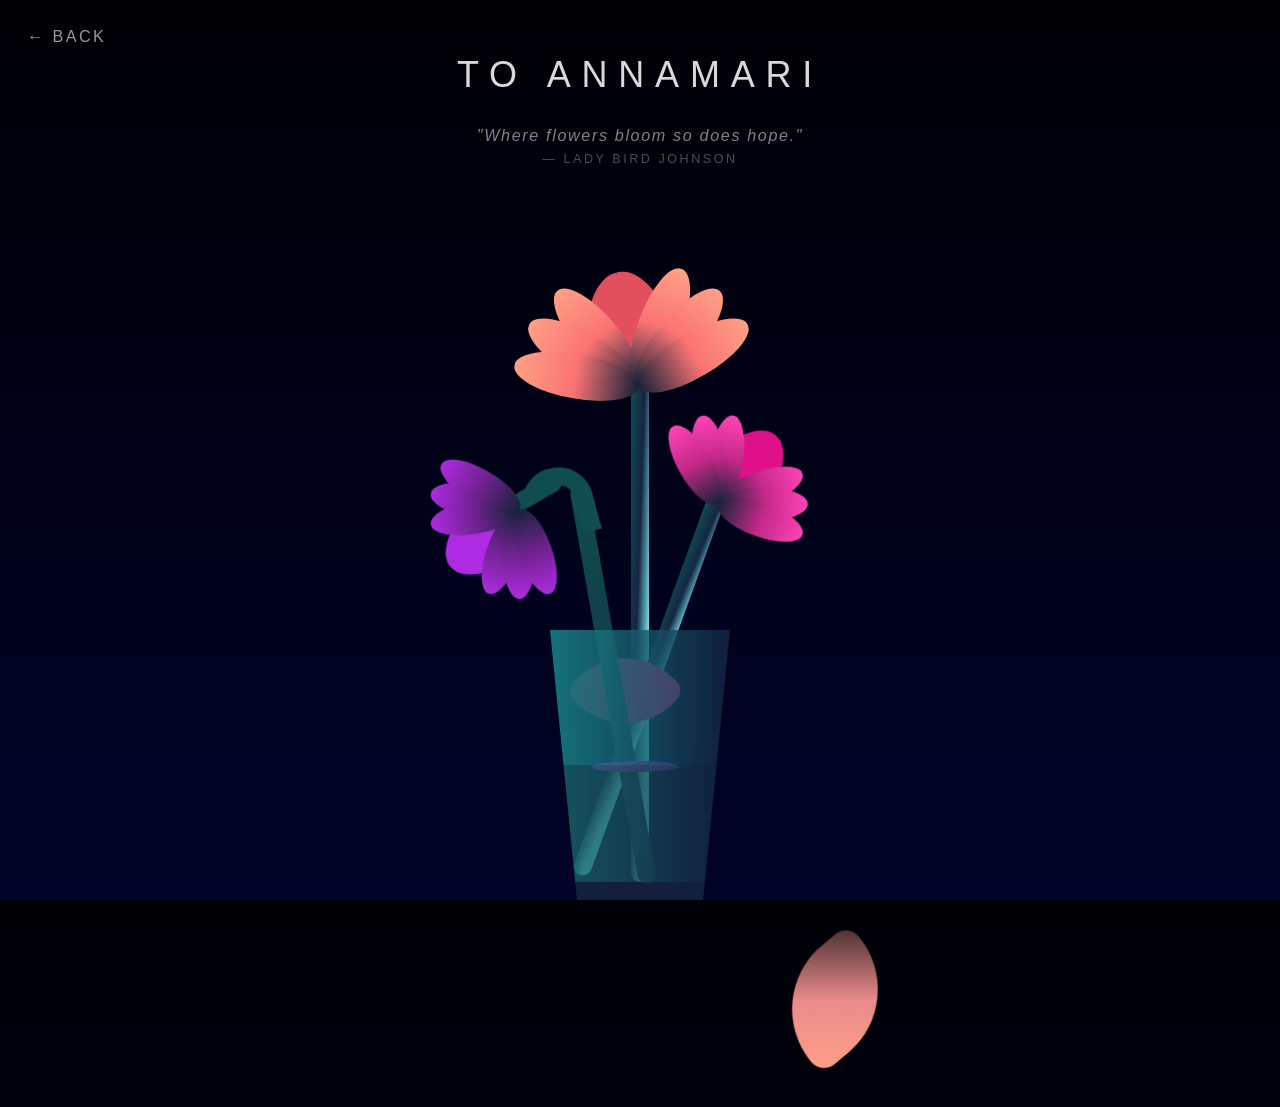
<file: panels/1.html>
<!DOCTYPE html>
<html lang="en">
<head>
  <meta charset="UTF-8">
  <meta name="viewport" content="width=device-width, initial-scale=1.0">
  <title>First Day</title>
  <style>
    * {
      padding: 0;
      margin: 0;
      box-sizing: border-box;
    }
    :root {
      --color-bg: linear-gradient(to top, #010329, #000005);
      --color-glass: linear-gradient(to left, #142544, #1a9092);
      --color-water: linear-gradient(to left, #142544, #1b6d6e);
    }
    body {
      background-image: var(--color-bg);
      min-height: 100vh;
      display: flex;
      justify-content: center;
      align-items: flex-end;
      overflow: hidden;
      font-family: "Helvetica Neue", Arial, sans-serif;
    }
    .heading {
      position: fixed;
      top: 6vmin;
      left: 50%;
      transform: translateX(-50%);
      color: rgba(255, 255, 255, 0.85);
      font-size: 4vmin;
      font-weight: 300;
      letter-spacing: 0.3em;
      text-transform: uppercase;
      opacity: 0;
      animation: fade-in 2s 0.5s forwards;
      z-index: 10;
    }
    .quote {
      position: fixed;
      top: 14vmin;
      left: 50%;
      transform: translateX(-50%);
      text-align: center;
      white-space: nowrap;
      color: rgba(255, 255, 255, 0.5);
      font-size: 1.8vmin;
      font-weight: 300;
      font-style: italic;
      letter-spacing: 0.1em;
      opacity: 0;
      animation: fade-in 2s 3s forwards;
      z-index: 10;
    }
    .quote span {
      display: block;
      margin-top: 0.8vmin;
      font-style: normal;
      font-size: 1.4vmin;
      letter-spacing: 0.2em;
      text-transform: uppercase;
      color: rgba(255, 255, 255, 0.3);
    }
    @keyframes fade-in {
      to { opacity: 1; }
    }
    .flower {
      position: relative;
    }
    .flower__glass {
      width: 20vmin;
      height: 30vmin;
      background-image: var(--color-glass);
      clip-path: polygon(0 0, 100% 0, 85% 100%, 15% 100%);
      opacity: 0.8;
      position: relative;
    }
    .flower__glass::after {
      content: "";
      position: absolute;
      bottom: 0;
      left: 0;
      background-color: #182843;
      width: 100%;
      height: 2vmin;
    }
    .flower__glass::before {
      content: "";
      position: absolute;
      bottom: 0;
      left: 0;
      background-image: var(--color-water);
      width: 100%;
      height: 15vmin;
    }
    .f-wrapper {
      position: absolute;
      left: 45%;
      bottom: 2vmin;
    }
    .f-wrapper--2 {
      left: 50%;
      bottom: 5%;
      transform-origin: 10% left;
      transform: rotate(20deg);
    }
    .f-wrapper--3 {
      left: 30%;
      bottom: 5%;
      transform-origin: 10% left;
      transform: rotate(-10deg);
    }
    .f-wrapper--3 .flower__line {
      height: 45vmin;
      position: relative;
    }
    .f-wrapper--3 .flower__line::after {
      content: "";
      position: absolute;
      left: 0;
      top: 0;
      width: 6vmin;
      height: 6vmin;
      transform: translate(-69%, -30%) rotate(-5deg);
      border-radius: 10vmin 10vmin 0 0;
      border: 2vmin solid #104d4e;
      border-bottom: transparent;
      border-left: transparent;
    }
    .f-wrapper--3 .flower__line::before {
      content: "";
      position: absolute;
      left: -40%;
      top: -1%;
      width: 6vmin;
      height: 2vmin;
      transform-origin: right;
      transform: translate(-100%, -80%) rotate(-20deg);
      background-color: #104d4e;
      border-radius: 2vmin;
    }
    .f-wrapper--3 .flower__line {
      background-image: linear-gradient(to top, #142544, #104d4e);
    }
    .f-wrapper--2 .flower__line {
      height: 45vmin;
    }
    .f-wrapper--2 .f {
      transform: translateX(-50%) rotate(20deg);
    }
    .f-wrapper--3 .f {
      transform: translate(-350%, -50%) rotate(-120deg);
    }
    .f-wrapper--2 .flower__leaf:not(:first-child) {
      width: 3.8vmin;
      height: 10vmin;
      background-image: linear-gradient(to bottom, #ff43b6, #c22887, #1a233a 99%);
    }
    .f-wrapper--3 .flower__leaf:not(:first-child) {
      width: 3.8vmin;
      height: 10vmin;
      background-image: linear-gradient(to bottom, #ad2be0, #712291, #1a233a 99%);
    }
    .f-wrapper--3 .flower__leaf--1 {
      width: 8vmin;
      height: 10vmin;
      bottom: 2vmin;
      background-color: #ad2be0;
    }
    .f-wrapper--2 .flower__leaf--1 {
      width: 8vmin;
      height: 10vmin;
      bottom: 2vmin;
      background-color: #de118b;
    }
    .f-wrapper--2 .f .flower__leaf--8 {
      width: 10vmin;
      height: 9vmin;
      bottom: 3vmin;
      left: -30%;
      transform: rotate(-50deg);
      background-image: linear-gradient(to left bottom, #ff43b6, #4d1337);
    }
    .f-wrapper--3 .f .flower__leaf--8 {
      width: 10vmin;
      height: 9vmin;
      left: -10% !important;
      background-image: linear-gradient(to left bottom, #ad2be0, #712291);
    }
    .flower__line {
      width: 2vmin;
      height: 56vmin;
      background-image: linear-gradient(to left top, #82fdff 20%, #142544, #104d4e);
      border-radius: 4vmin;
    }
    .f {
      position: absolute;
      top: 1vmin;
      left: 50%;
      transform: translateX(-50%) rotate(-10deg);
      width: 2vmin;
      height: 2vmin;
    }
    .flower__leaf {
      position: absolute;
      left: 50%;
      bottom: 2vmin;
      transform: translateX(-50%);
      width: 5vmin;
      height: 14vmin;
      background-image: linear-gradient(to bottom, #ffa085, #fa7373, #1a233a 99%);
      clip-path: ellipse(50% 50% at 50% 50%);
      transform-origin: center bottom;
      animation: open-flower 2s 1s backwards;
    }
    .flower__leaf--1 {
      width: 10vmin;
      height: 12vmin;
      bottom: 3vmin;
      border-radius: 50% 50% 50% 50% / 80% 80% 20% 20%;
      background-color: #e24f5f;
      background-image: none;
      animation: open-flower--middle 1.4s 1s backwards;
    }
    .flower__leaf--2 {
      transform: translateX(-50%) rotate(-30deg);
    }
    .flower__leaf--3 {
      transform: translateX(-50%) rotate(-50deg);
    }
    .flower__leaf--4 {
      transform: translateX(-50%) rotate(-70deg);
    }
    .flower__leaf--5 {
      transform: translateX(-50%) rotate(30deg);
    }
    .flower__leaf--6 {
      transform: translateX(-50%) rotate(50deg);
    }
    .flower__leaf--7 {
      transform: translateX(-50%) rotate(70deg);
    }
    .flower__leaf--8 {
      width: 13vmin;
      height: 11vmin;
      bottom: 6vmin;
      left: -30%;
      border-radius: none;
      clip-path: none;
      border-radius: 10vmin 2vmin 10vmin 2vmin;
      transform: rotate(-55deg);
      background-image: linear-gradient(to left bottom, #ffa085, #eb8b8b, #492f2f 98%);
    }
    .flower__fall-down--yellow {
      animation: flower-fall-down-yellow 8s 1.2s linear forwards;
    }
    .flower__fall-down--pink {
      animation: flower-fall-down-pink 5s 1.2s linear forwards;
    }
    .flower__fall-down--purple {
      bottom: 4vmin;
      animation: flower-fall-down-purple 6s 1.2s linear forwards,
        flower-falling 6s 7.2s linear infinite;
    }
    @keyframes open-flower {
      0% {
        transform: translateX(-50%) rotate(0);
      }
    }
    @keyframes open-flower--middle {
      0% {
        opacity: 0;
        transform: translateX(-50%) scale(0);
      }
    }
    @keyframes flower-fall-down-pink {
      0% {
        transform: rotate(-55deg);
      }
      50% {
        transform: rotateX(-100deg);
      }
      100% {
        transform: translate(2vmin, 28vmin);
      }
    }
    @keyframes flower-fall-down-yellow {
      0% {
        transform: rotate(-55deg);
      }
      50% {
        bottom: 3vmin;
        transform: rotateX(-100deg);
      }
      100% {
        transform: translate(2vmin, 70vmin) rotate(150deg);
      }
    }
    @keyframes flower-fall-down-purple {
      0% {
        transform: rotate(-50deg);
      }
      25% {
        bottom: 1vmin;
        transform: rotateX(-100deg);
        perspective: 0px;
      }
      50% {
        perspective: 0px;
        transform: translate(-30vmin, 2vmin) rotate(90deg);
      }
      75% {
        perspective: 0px;
        transform: translate(-34vmin, -2vmin);
      }
      100% {
        transform-origin: center;
        transform: translate(-34vmin, -2vmin) rotateY(-80deg) rotateX(35deg);
      }
    }
    @keyframes flower-falling {
      0%,
      100% {
        transform-origin: center;
        transform: translate(-34vmin, -2vmin) rotateY(-80deg) rotateX(35deg);
      }
      25% {
        transform-origin: center;
        transform: translate(-34.4vmin, -2vmin) rotateY(-84deg) rotateX(35deg);
      }
      50% {
        transform-origin: center;
        transform: translate(-32vmin, -4.2vmin) rotateY(-80deg) rotateX(35deg);
      }
      75% {
        transform-origin: center;
        transform: translate(-36vmin, 1.1vmin) rotateY(-80deg) rotateX(35deg);
      }
    }
    .back-btn {
      position: fixed;
      top: 3vmin;
      left: 3vmin;
      color: rgba(255, 255, 255, 0.6);
      text-decoration: none;
      font-size: 1.8vmin;
      font-weight: 300;
      letter-spacing: 0.15em;
      text-transform: uppercase;
      z-index: 100;
      transition: color 0.3s;
    }
    .back-btn:hover {
      color: rgba(255, 255, 255, 1);
    }
  </style>
</head>
<body>
  <a href="../index.html" class="back-btn">&larr; Back</a>
  <div class="heading">To Annamari</div>
  <div class="flower">
    <div class="f-wrapper">
      <div class="flower__line"></div>
      <div class="f">
        <div class="flower__leaf flower__leaf--1"></div>
        <div class="flower__leaf flower__leaf--2"></div>
        <div class="flower__leaf flower__leaf--3"></div>
        <div class="flower__leaf flower__leaf--4"></div>
        <div class="flower__leaf flower__leaf--5"></div>
        <div class="flower__leaf flower__leaf--6"></div>
        <div class="flower__leaf flower__leaf--7"></div>
        <div class="flower__leaf flower__leaf--8 flower__fall-down--yellow"></div>
      </div>
    </div>

    <div class="f-wrapper f-wrapper--2">
      <div class="flower__line"></div>
      <div class="f">
        <div class="flower__leaf flower__leaf--1"></div>
        <div class="flower__leaf flower__leaf--2"></div>
        <div class="flower__leaf flower__leaf--3"></div>
        <div class="flower__leaf flower__leaf--4"></div>
        <div class="flower__leaf flower__leaf--5"></div>
        <div class="flower__leaf flower__leaf--6"></div>
        <div class="flower__leaf flower__leaf--7"></div>
        <div class="flower__leaf flower__leaf--8 flower__fall-down--pink"></div>
      </div>
    </div>

    <div class="f-wrapper f-wrapper--3">
      <div class="flower__line"></div>
      <div class="f">
        <div class="flower__leaf flower__leaf--1"></div>
        <div class="flower__leaf flower__leaf--2"></div>
        <div class="flower__leaf flower__leaf--3"></div>
        <div class="flower__leaf flower__leaf--4"></div>
        <div class="flower__leaf flower__leaf--5"></div>
        <div class="flower__leaf flower__leaf--6"></div>
        <div class="flower__leaf flower__leaf--7"></div>
        <div class="flower__leaf flower__leaf--8 flower__fall-down--purple"></div>
      </div>
    </div>
    <div class="flower__glass"></div>
  </div>
  <div class="quote">"Where flowers bloom so does hope." <span>— Lady Bird Johnson</span></div>
</body>
</html>
</file>
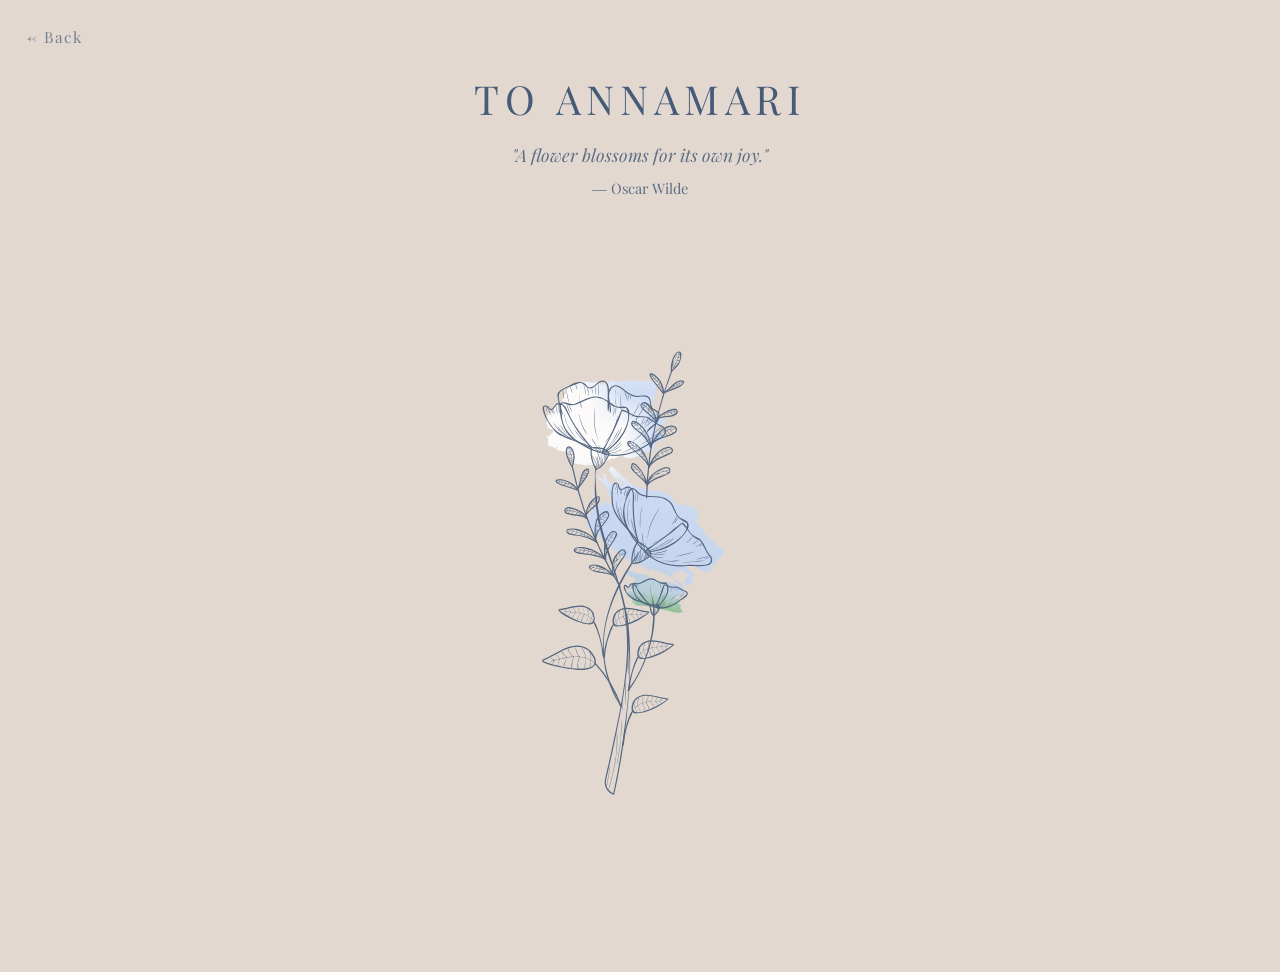
<file: panels/2.html>
<!DOCTYPE html>
<html lang="en">
<head>
  <meta charset="UTF-8">
  <meta name="viewport" content="width=device-width, initial-scale=1.0">
  <title>Panel 2</title>
  <link href="https://fonts.googleapis.com/css2?family=Playfair+Display:ital,wght@0,400;1,400&display=swap" rel="stylesheet">
  <style>
    body{
      min-height: 100vh;
      margin: 0;
      padding: 0;
      background-image: url(https://s3-us-west-2.amazonaws.com/s.cdpn.io/756881/textured_paper_%402X.png);
      background-blend-mode: multiply;
      background-color: #e2d8d0;
      background-repeat: repeat;
      background-size: 800px;
    }

    h1 {
      font-family: 'Playfair Display', Georgia, serif;
      text-align: center;
      color: #465b78;
      font-size: 2.5rem;
      letter-spacing: 0.15em;
      margin-top: 8vh;
      margin-bottom: 1rem;
      font-weight: 400;
    }

    .quote {
      font-family: 'Playfair Display', Georgia, serif;
      text-align: center;
      color: #465b78;
      font-style: italic;
      font-size: 1.1rem;
      margin: 0 auto 2rem;
      max-width: 500px;
      line-height: 1.6;
      opacity: 0.85;
    }

    .quote cite {
      display: block;
      font-style: normal;
      margin-top: 0.5rem;
      font-size: 0.9rem;
    }

    svg {
      height: 65vh;
      width: 100%;
      margin-top: 2vh;
      opacity: 0.9
    }

    #illustration {
       animation: squigglevision 0.5s infinite alternate;
    }

    @keyframes squigglevision {
      0% {
        filter: url('#sketch-0');
      }
      25% {
        filter: url('#sketch-1');
      }
      50% {
        filter: url('#sketch-2');
      }
      75% {
        filter: url('#sketch-3');
      }
      100% {
        filter: url('#sketch-4');
      }
    }

    .path {
      stroke-dasharray: 1;
      stroke-dashoffset: 1;
      animation: paint 1s ease-in-out 1s forwards;
    }

    .path:nth-of-type(2) {
      animation-delay: 2s;
    }

    @keyframes paint {
      from {
        stroke-dashoffset: 1;
      }
      to {
        stroke-dashoffset: 0;
      }
    }

    .back-btn {
      position: fixed;
      top: 3vmin;
      left: 3vmin;
      color: #465b78;
      text-decoration: none;
      font-family: 'Playfair Display', Georgia, serif;
      font-size: 0.95rem;
      letter-spacing: 0.1em;
      z-index: 100;
      transition: opacity 0.3s;
      opacity: 0.7;
    }
    .back-btn:hover {
      opacity: 1;
    }
  </style>
</head>
<body>
  <a href="../index.html" class="back-btn">&larr; Back</a>
  <h1>TO ANNAMARI</h1>
  <blockquote class="quote">
    "A flower blossoms for its own joy."
    <cite>― Oscar Wilde</cite>
  </blockquote>
<svg
  xmlns="http://www.w3.org/2000/svg"
  viewBox="0 0 397.332 500"
>
  <title>Artboard 1</title>
  <defs>
    <pattern id="watercolour" patternUnits="userSpaceOnUse" width="100%" height="100%">
    <image xlink:href="https://static.vecteezy.com/system/resources/previews/000/204/451/non_2x/vector-watercolour-texture.jpg" width="100%" height="100%"/>
  </pattern>
    <mask id="mask1">
      <path
        id="mask1"
        d="M169.913,113.225c.545-.5.584-.5.952.082,1.246,1.431,2.4-3.082,4.068-1.545,1.2.44,2.7-.725,4.318-1.038,1.054,1.215,1.917.8,2.181-.872a143.905,143.905,0,0,1,22.468.275c1.466,2.353,3.923-.433,5.382,1.04a16.925,16.925,0,0,1,2.808,13.059c-1.674,2.39-.711,4.146-3.028,5.4,1.965,2.086-.556,2.463-1.816,3.279-2.205.336-5.629,2.373-2.841,5.387,2.281-.4,4.046-1.919,5.331.959,2.426.237,7.911,2.826,6.688,5.107,3.1-.909,2.753.71,5.329,2.428-2.5,2.208-5.736,2.61-8.235,4.892-.659.306-1.828-2.45-2.413-1.345.829,6.2,7.955,3.868,7.593,10.172.406,3.487-4.639,2.383-6.319,4.266-2,2.585-.944,6.335-4.189,7.925-.809.53-1.016-.042-1.5-.67-.669,2.622-1.883.42-2.9-.393-5.984,4.579-12.5,8.925-20.273,4.487-3.3-.833-5.911,2.285-7.789,2.351,1.129-1.989-8.222,3.713-9.93,3.567-7.308,3.006-15.243,1.955-22.491.358-3.1-.076-1.067-5.7-3.83-5.333,3.977-3.516-3.327-4.478-5.294-4.544-2.555-.861-4.185-.2-6.662-2.268.488-1.237,1.521-1.432.018-2.231-1.369,5.142-3.352-2.75-5.775.214-1.222.909-.285-2.447-1.771-.853-.088-1.636,1.244-2.246-.461-3.159,1.317-.626-.1-1.99.937-3.092.486-1.131-.789-.158-1.163-1.548-1.815,2.689.6-3.172,1.257-.256,1.321.453.012-1.129,1.163-1.272.913-.808,1.72-1.8,2.682-2.528,2.445-2.9-5.811-1.43-5.028-5.25-.627-2.654-1.378-1.633.2-4.894-1.889-6.415,4.891-4.242,6.036-12.3,1.1-2.211,2.119-1.587,3.641-.48-.087-1.926,1.7.573,2.542-.377a5.475,5.475,0,0,0,.485-4.17c.862-2.53,1.393-.821,1.342-4.184,1.535-.8,2.462-2.258,1.18-4.176,2-.7,3.136-.9,3.17-3.191a6.026,6.026,0,0,0,4.428-2.013c1.025-.567,2.6,1.24,2.88-.754,3.38-1.825,8.483-.779,12.5-.581a17.933,17.933,0,0,0,5.333-.068c1.187.218,1.332,3.08,2.924,1.942,1.521.535,5.235-3.832,3.03,0C169.933,114.953,170.392,114.251,169.913,113.225Zm35.559,59.642c.73-.157.812-1.226.559-1.781C205.605,171.249,205.739,172.087,205.472,172.867ZM214,150.6c-.269-.307-.458-.407-.618-.022C213.377,151.141,213.8,150.973,214,150.6Zm-91.5,8.062c-.063.17-.094.369.084.343C122.7,158.822,122.736,158.716,122.5,158.663Zm3.309-7.559c-.2-.192-.339-.1-.438.148C125.565,151.4,125.722,151.4,125.81,151.1Zm.47,3.3c.081.045.184.136.187-.016C126.385,154.336,126.294,154.247,126.28,154.407Zm2.57,13.031c-.081-.045-.184-.134-.189.017C128.744,167.509,128.834,167.6,128.85,167.438Zm-1.575-15.386c.071-.021.082-.052.036-.131C127.239,151.942,127.229,151.974,127.275,152.052Zm34.93-38.448c-.051-.043-.1-.026-.089.049C162.157,113.709,162.2,113.679,162.205,113.6Zm-38.442,43.537c-.006.091,0,.1.059.052Zm1.219-.773c-.045.08-.021.07.041.066Zm86.962,7.622c-.015-.088-.063-.123-.107-.054C211.834,164.022,211.89,164.041,211.944,163.99Zm-89.773-13.352c.006-.092,0-.1-.06-.052Zm-.025,12.791c-.058.056-.071.069.009.1Z"
        fill="#fff"
      />
    </mask>
    <mask id="mask2">
      <path
        d="M231.058,286.284c6.023,4.626.479-1.809-2.807-3.522-1.581-1.19-5.3-2.335-5.984-3.169,1.4.323,4.246.709,5.7,2.018,5.669.6,10.955,8.717,7.635,13.731-1.2,1.414-12.7,1.146-5.217,2.153.985,3.056,3.633-.447,4.829.189-.066,1.651-4.56,1.618-2.352,2.68-.485.046.147-.046.258.226-1.265.959-2.587,1.473.1,2.719,1.35.567.774,1.812-.506,1.277,1.056,2.062.812,4.116,3.325,4.4-6.906,3.334-15.526-2.795-22.314-2.127-1.581-3.63-23.153-1.579-19.484-4.637.224-1.508-1.3-.217-2.111-.576-1-1.247,1.267-1.169,2.142-.939-5.611-2.222,1.3-3.027-5.93-5.065-2.119-1.745,2.033-6.618,3.4-3.118-.195-.756.964-2.6-.684-2.518-.553-.378-.892-1.045-.073-1.465.1-.557-.8-1.7.171-1.846,2.933-.39,2.44-2.348,5.263-1.871-.472-.775-2.927-1.271-1.875-2.773.29-1.172-2.871-1.51.22-2.036-6.666.284-11.212-6.91-4.557-5.782.428.541,1.353.181,1.915.627l-.01-.014c.729.546,1.951.343,2.818.546.074.774.483.772,1.035.5,3.558,1.81,9.3.793,11.712,4.82-.08.251-.294.229-.518.22-1.157.264.732.518-.079,1.268.147.991,1.606-.727,2.326-.142.9-.524,3.2-.315,3.731.338.206-.805,1.206.551,1.695-.416.915,2.605,1.188-1.188,1.743,1.391.209-1.048,3.109.586,4.262.176,3.307-.06,6.7,1.192,9.608,2.5.2.368.38-.032.623.237C230.69,286.8,231.563,286.809,231.058,286.284Zm-35.222-3.5c.349.454-.3-.429-.769-.256C194.342,282.8,195.507,282.824,195.836,282.784Zm-5.594-.4.1-.021C189.527,281.855,189.746,283.256,190.242,282.379Zm3.617.565c.532-.9-.458-1.524-1.149-.725Zm32.311,2.169c-.6-.61-.814-.667-1.833-.5A2.886,2.886,0,0,0,226.17,285.113ZM184.033,291.1c.372-.176.419-.517-.067-.579C183.542,290.576,183.9,290.858,184.033,291.1Zm18.93-12.125c-.23.135-.305.274-.05.4C203.286,279.44,203.225,279.112,202.963,278.979Zm19.783,5.336c.222.015.543.227.531-.057C223.04,284.185,222.911,284.02,222.746,284.315ZM185.88,271.33c.093.141.163.127.276.019C186.057,271.223,185.961,271.152,185.88,271.33Zm3.427,10.438c-.135.157-.381.2-.2.381C189.288,282.03,189.39,282.032,189.307,281.768Zm12.032-2.4c-.025.147.064.164.19.1C201.584,279.337,201.461,279.331,201.339,279.368Zm-10.572,3.518c.1.05.112,0,.114-.085C190.8,282.794,190.755,282.8,190.767,282.886Zm31.686-5.95c.027-.065.093-.165-.018-.18C222.293,276.827,222.326,276.882,222.453,276.936ZM227,285.448c-.139.046-.016.1.07.137C227.223,285.556,227.072,285.493,227,285.448Zm-21.092-6.736c.037.057.069.061.12.017C205.993,278.673,205.961,278.669,205.91,278.712ZM194.3,283.534l.07-.007C194.336,283.49,194.322,283.479,194.3,283.534Zm5.861-4.921c0,.074.044.112.107.066C200.293,278.609,200.235,278.583,200.164,278.613Zm-3.338,4.374c-.07-.025-.1-.026-.1.056C196.792,283.067,196.825,283.069,196.826,282.987Z"
        fill="#fff"
      />
      <path
        data-name="mask2"
        d="M237.786,269.033a6.762,6.762,0,0,1,.3,2.094.927.927,0,0,0,.305.636,5.321,5.321,0,0,0,1.074.838,9.272,9.272,0,0,1,2.529,1.974,3.577,3.577,0,0,0,.9.536c0,.006.092.06.108.131a1.4,1.4,0,0,0,1.016,1.115c.884.3,1.114.931.849,1.895-.01.035-.055.061-.084.092s-.069.056-.107.061c-.35.049-.725-.121-1.031.256a1.254,1.254,0,0,0-.164,1.073,16.412,16.412,0,0,1-.405,4.231,1.455,1.455,0,0,1-.459.724,5.93,5.93,0,0,1-.817.587.71.71,0,0,0-.117.215c-.13.987-.214,1.062-1.132,1.061-.541,0-1.083,0-1.622.045a1.67,1.67,0,0,1-1.673-.576,3.08,3.08,0,0,0-.552-.466l.435-.529c-.417-.529-.824-1.046-1.279-1.622a2.621,2.621,0,0,1,.3-.609c.46-.543.954-1.057,1.431-1.586a3.69,3.69,0,0,0,.565-.673,5.514,5.514,0,0,1,1.923-1.934.876.876,0,0,0-.081-1.588,1.994,1.994,0,0,0-1.651-.335,6.025,6.025,0,0,1-.993.108c-.292-.424.264-.542.324-.881-.066-.065-.137-.2-.233-.22a3.838,3.838,0,0,1-1.819-.737c-.095-.081-.24-.123-.3-.221-.556-.929-1.551-.989-2.429-1.283a4.267,4.267,0,0,0-1.867,2.061c.5.364,1.024.7,1.04,1.489-.973-.1-1.446-.947-2.255-1.229a11.749,11.749,0,0,1-2.257-1.424c.557,1.2.557,1.2.524,1.783h.017a.933.933,0,0,0-1.1.134c-.295-.2-.48-.577-.912-.457.578-.661.095-1.282.043-1.96l-1.062.515c.243.406.776.6.651,1.143a.374.374,0,0,0-.083-.05.246.246,0,0,0-.077,0l.16.034.4.317-.6.525a1.332,1.332,0,0,0,.939.769c.766.145.943.676,1.02,1.4l-.77.123c0-.12,0-.241-.014-.361-.015-.187.044-.413-.22-.482a.127.127,0,0,0-.1.037.461.461,0,0,0,.026.645c.069.08.211.1.319.142l.041.809c-.483.171-.4-.251-.638-.445-.656-.021-1.4-.069-2.137-.061a3.165,3.165,0,0,1-1.175-.289c0-.258,0-.463,0-.678-.455-.459-.928-.082-1.44,0a4.886,4.886,0,0,0-2.99-1.17l-.328-1.072c-.2-.094-.429-.19-.647-.3s-.422-.237-.626-.354a2.969,2.969,0,0,0-.362.193c-.681.51-.909.5-1.477-.062a1.8,1.8,0,0,1-.669-1.277l-1.592-.956c-.114.181-.24.383-.367.584-.472-.183-.731.337-1.137.356-.114,0-.3-.037-.335-.112-.219-.486-.9-.556-1-1.145-.018-.1-.163-.18-.249-.269-.021-.07-.038-.141-.064-.208a.339.339,0,0,0-.065-.084c0,.046-.026.105-.006.135a.956.956,0,0,0,.152.153c-.158.026-.339.113-.47.065a4,4,0,0,1-.633-.379.378.378,0,0,0-.551.068.769.769,0,0,0-.145.562,6.356,6.356,0,0,0,.517.938c-.154.291-.521.322-.542.687a.5.5,0,0,1-.483.492c-.3.011-.376-.217-.479-.466a4.875,4.875,0,0,0-.569-.933c-.056-.078-.212-.084-.375-.142-.085.248-.16.468-.255.747l-.765-.629c.067-.145.234-.338.2-.488a.726.726,0,0,0-.393-.416,1.934,1.934,0,0,0-.608-.07h.02c-.473-.258-.943-.522-1.42-.772-.456-.239-.85-.487-.833-1.116.008-.273-.292-.382-.568-.273-.257.1-.507.224-.788.349l.548.825c-.318-.082-.512-.074-.611-.167a15.829,15.829,0,0,1-1.391-1.411,13.836,13.836,0,0,1-1.039-1.54.717.717,0,0,1,.12-.82l.6.492a2.33,2.33,0,0,0,.178.7c.26.407.583.773.884,1.16a1.426,1.426,0,0,0,.672-.695,7.3,7.3,0,0,1-.907-.45,9.773,9.773,0,0,1-.843-.71.582.582,0,0,0-.583-.481c-.209-.131-.427-.249-.625-.4-.152-.113-.017-.635-.421-.362-.29.2.035.422.1.641.159.507.267,1.032.412,1.613-.186.055-.363.17-.476.127-.3-.116-.72-.232-.827-.471a2.33,2.33,0,0,0-1.575-1.3,1.3,1.3,0,0,1-.435-.239c-.659-.558-1.285-1.159-1.97-1.683a4.921,4.921,0,0,0-2.011-1.177,1.616,1.616,0,0,1-.609-.373c-.26-.2-.485-.453-.752-.645a.814.814,0,0,0-.47-.122.409.409,0,0,0-.291.194.523.523,0,0,0,.015.345.38.38,0,0,0,.168.176c1.515.94,2.795,2.212,4.353,3.094a1.634,1.634,0,0,1,.653.554,1.719,1.719,0,0,0,1.464.9c.244.316.393.663.655.813.437.25.432.668.549,1.071a3.736,3.736,0,0,1,.947.194,2.491,2.491,0,0,1,.751.643.714.714,0,0,1,.152.551c-.037.16-.248.281-.4.435-.443-.417-.826-.787-1.221-1.145a5.9,5.9,0,0,0-.765-.633,22.745,22.745,0,0,1-2.112-1.31,18.993,18.993,0,0,0-1.962-1.511,23.5,23.5,0,0,1-2.166-1.671,2.048,2.048,0,0,0-1.2-.609.975.975,0,0,1-.775-.548,2.943,2.943,0,0,0-.686-.705c-.526-.4-1.08-.755-1.623-1.129a1.689,1.689,0,0,1-.2-.137c-2.123-1.987-1.888-1.993-4.366-3.333a4.429,4.429,0,0,1-1.54-1.235,4.286,4.286,0,0,0-.83-.722c-.128-.1-.286-.166-.425-.258-.97-.639-.98-.655-1.363-1.851a2.069,2.069,0,0,0-1.566-.577.768.768,0,0,1-.919-.647,2.185,2.185,0,0,0-1.433-1.6,1.713,1.713,0,0,1-.666-.523,3.465,3.465,0,0,0-.886-.846,2.2,2.2,0,0,1-.723-.828,3.571,3.571,0,0,0-1.809-1.652,6.331,6.331,0,0,1-1.924-1.5,41.246,41.246,0,0,0-4.5-3.9,3.346,3.346,0,0,0-.541-.306,7.046,7.046,0,0,1-1.886-1.41,4.425,4.425,0,0,0-1.257-1,1.776,1.776,0,0,1-.733-.653,25.7,25.7,0,0,0-2.994-3.327c-.581-.649-1.2-1.264-1.788-1.906-.47-.515-.487-.738-.1-1.321a4.05,4.05,0,0,1,.693-.888,3.6,3.6,0,0,0,1.215-2.517,17.18,17.18,0,0,1,.667-2.5l.768-.3a1.583,1.583,0,0,0-.133-1.195c.265-.4.546-.806.817-1.222.339-.52.909-.543,1.5-.7,0-.439,0-.887.008-1.4a2.125,2.125,0,0,0,.931-2.138.925.925,0,0,1,.837-1.062,8.686,8.686,0,0,1,1.016-.065l1.932-1.831,1.764-.091c1.109,1.225,1.223,1.255,3.008.8-.326-.391-.513-.881-1.113-.908-.035-.273-.06-.548-.109-.82-.036-.2-.123-.4-.149-.6-.058-.46.205-.752.651-.69.74.1,1.473.259,2.212.367.61.089,1.225.142,1.965.225.065.177.159.486.288.78.309.707.787.784,1.343.253.3-.288.635-.543.952-.815.126-.109.33-.212.355-.342.218-1.171,1.411-1.6,1.931-2.648a5.371,5.371,0,0,0-.4-.664q-1.038-1.319-2.107-2.612c-.5-.606-1.038-1.185-1.554-1.78-.3-.345-.6-.687-.873-1.055a.848.848,0,0,1-.2-.559,1.673,1.673,0,0,0-.348-1.167c-.541-.932-1.088-1.86-1.631-2.791a1.379,1.379,0,0,1-.17-.333,6.266,6.266,0,0,0-1.208-2.147,11.1,11.1,0,0,0-2.148-2.228,8.2,8.2,0,0,1-.736-.672c-.557-.557-1.1-1.127-1.659-1.684a2.135,2.135,0,0,1-.737-1.294,2.931,2.931,0,0,1,2.122.483c.312.206.59.463.905.661a1.5,1.5,0,0,0,1.51.285c.293-.123.711.06,1.132.111a1.65,1.65,0,0,0,.07-1.647,3.859,3.859,0,0,1-.155-2.805,2.289,2.289,0,0,1,.251-.389c.167.133.378.219.444.37a5.942,5.942,0,0,1,.384,1.185,2.362,2.362,0,0,0,.68,1.3,2.574,2.574,0,0,1,.91,1.976,2.006,2.006,0,0,0,.681,1.434c.852.848,1.711,1.688,2.567,2.532a.977.977,0,0,0,1.343.22c.44-.286.879-.111,1.331-.04,1.315.207,2.635.384,3.954.558a1.816,1.816,0,0,0,.518-.111,8.272,8.272,0,0,0-1.5-2.047c-1.82-2.161-3.524-4.41-5.17-6.705-.459-.641-.924-1.279-1.331-1.953a2.667,2.667,0,0,1-.049-2.855c.207-.366.4-.744.622-1.1a.654.654,0,0,1,.863-.314,4.431,4.431,0,0,1,1.071.61c.714.569,1.4,1.172,2.082,1.781,1.207,1.079,2.411,2.162,3.6,3.264,1.611,1.5,3.2,3.017,4.808,4.515.638.593,1.313,1.147,1.964,1.727,1.209,1.077,2.462,2.11,3.6,3.255a7.768,7.768,0,0,0,4.9,2.185,22.355,22.355,0,0,1,4.546.79,1.4,1.4,0,0,0,.616.07,1.439,1.439,0,0,1,1.059.28,3.8,3.8,0,0,0,1.508.546,3.9,3.9,0,0,1,1.6.651,5.454,5.454,0,0,0,3.4.984,17.45,17.45,0,0,1,5.331.413c1.948.574,4,.768,5.882,1.6a15.735,15.735,0,0,1,2.307,1.223,13.228,13.228,0,0,1,5.019,5.407c.174.375.439.706.649,1.064a2.1,2.1,0,0,0,.9.821,4.05,4.05,0,0,1,1.487,1.106,1.152,1.152,0,0,0,.987.443c.668,0,1.339.038,2-.02a26.435,26.435,0,0,1,5.117.259c.166.017.329.055.494.074.743.087,1.59-.014,2.166.475.647.549,1.465.288,2.1.65a9.665,9.665,0,0,1,3.628,2.964,2.7,2.7,0,0,1,.408.765c.117.48.087,1.005.677,1.23.107.041.171.28.192.436a6.006,6.006,0,0,1-.338,3.328c-.486,1.111-.872,2.267-1.293,3.406a1.614,1.614,0,0,0,.125,1.448c.281.46.6.9.919,1.332q.858,1.146,1.743,2.268a3.266,3.266,0,0,0,2.142,1.573.993.993,0,0,1,.816.692c.275.7.519,1.407.8,2.1a4.373,4.373,0,0,0,.466.862c.351.5.736.976,1.137,1.5l.569-.165a5.743,5.743,0,0,0,1.535,2.31l.422-.408a2,2,0,0,1,1.155,1.236,3.139,3.139,0,0,0,1.113,1.455c1.549,1.25,3.082,2.52,4.62,3.784a4.722,4.722,0,0,1,1.611,1.862,1.072,1.072,0,0,0,.3.4,10.267,10.267,0,0,0,3.025,2.152,11.753,11.753,0,0,1,1.35.7,9.62,9.62,0,0,0,.387,1.14,7.073,7.073,0,0,0,.631.9,2.533,2.533,0,0,1-.7.1c-.445-.091-.874-.265-1.321-.342a.76.76,0,0,0-.551.194.517.517,0,0,0-.034.69,2.593,2.593,0,0,0,.248.279c.581.689.6.7.147,1.5a3.324,3.324,0,0,0-.338,1.2.625.625,0,0,1-.658.629c-.373.04-.751.035-1.126.056a1.376,1.376,0,0,0-1.293.626.834.834,0,0,1-.272.259.83.83,0,0,0-.275,1.2,3.086,3.086,0,0,1,.149.542,4.553,4.553,0,0,0-2.43,1.652c.182.247.633-.024.657.5l-.908.384c.285.293.521.56.782.8s.561.468.833.692c-.561.867-1.339,1.076-2.022.591-.167-.119-.282-.318-.458-.416a.843.843,0,0,0-.576-.139,4.338,4.338,0,0,1-2.533.007c-.311.3-.138.526.007.711a1.025,1.025,0,0,1,.275,1.025,1.055,1.055,0,0,0,.139.7,2.035,2.035,0,0,1,.254,1.68,1.042,1.042,0,0,0,.107.843c.141.282.254.579.4.925a3.175,3.175,0,0,1-2.043-1.05,1.422,1.422,0,0,1-1.763-.693l-1.146.092c.285.261.459.414.625.575a.638.638,0,0,1,.149.694c-.088.28-.314.35-.584.386a3.634,3.634,0,0,1-2.287-.462c-.944-.52-1.867-1.08-2.814-1.6a4.772,4.772,0,0,0-1.962-.755,1.8,1.8,0,0,1-.792-.328,6.678,6.678,0,0,0-1.348-.623,6.319,6.319,0,0,1-1.488-.829c-.158-.113-.206-.439-.221-.675a.946.946,0,0,0-.461-.829,1.234,1.234,0,0,1-.392-.3c-.459-.664-1-.675-1.743-.42a2.063,2.063,0,0,1-1.979-.127c-.734-.524-.762-.482-1.466.146-.156.14-.324.268-.486.4-.073.021-.148.036-.219.063a.382.382,0,0,0-.087.071c.049,0,.111.032.143.011A.99.99,0,0,0,237.786,269.033Zm4.6,9.715c.359-.083.76-.106.849-.65a3.668,3.668,0,0,0-1.084-.837,6.533,6.533,0,0,1-.112.7,5.845,5.845,0,0,1-.253.616l.62.174ZM178.8,194.737a5.356,5.356,0,0,0,.319.621c.726.959,1.425,1.94,2.2,2.857a26.525,26.525,0,0,0,1.922,1.946,2.547,2.547,0,0,0,1.5.551.474.474,0,0,0,.579-.263,7.227,7.227,0,0,0-.676-.813q-2.632-2.378-5.291-4.726C179.271,194.839,179.129,194.837,178.8,194.737Zm26.99,76.286c-.351-.151-.569-.262-.8-.338-.25-.082-.233-.555-.617-.449-.191.481.095.745.386.967S205.374,271.348,205.789,271.023Zm17.33,1a.7.7,0,0,0-.163.836.331.331,0,0,0,.651-.075,1.773,1.773,0,0,0-.189-.683C223.389,272.035,223.211,272.042,223.119,272.021Zm-35.927-10.029a.367.367,0,0,0-.576-.009.334.334,0,0,0,.018.32.33.33,0,0,0,.53,0A.772.772,0,0,0,187.192,261.992Zm13.774,5.979-.081.185a1.218,1.218,0,0,0,.265.21c.128.054.293.163.413-.139ZM170.9,218.978c.155.31.4.187.633.131a.134.134,0,0,0,.068-.094c0-.032-.016-.1-.038-.1C171.334,218.857,171.1,218.7,170.9,218.978Zm25.577,48.544-.321.024c.006.038.008.107.019.108.111.015.223.019.335.026Zm26.9,9.94-.2-.078c.007.072-.009.163.028.21s.131.057.2.083Zm-20.759-7.392a1.245,1.245,0,0,0-.028.18c0,.008.08.036.093.023a1.086,1.086,0,0,0,.117-.157Zm19.448,6.977.074.124.032-.087Zm3.311-3.641a.757.757,0,0,0,.1-.024c-.007-.067-.022-.132-.035-.2a.663.663,0,0,0-.1.026A1.643,1.643,0,0,0,225.375,273.406Zm3.205-2.548-.071.063.084.035Zm-7.676,5.457-.095-.007.04.09Zm-10.511-4.158c.028.009.061.032.081.024s.025-.05.037-.076c-.028-.009-.061-.031-.082-.023S210.4,272.131,210.393,272.157Zm-3.273-1.184-.094-.006.039.087Zm-4.528-3.215-.03-.089-.06.055Zm-7.17-1.016c.028-.016.074-.027.08-.048s-.025-.057-.039-.086c-.028.016-.075.027-.08.048S195.407,266.713,195.422,266.742Zm-31.969-71.785.079.019-.031-.076Z"
        fill="#fff"
      />
    </mask>
    <filter id="sketch-0">
      <feTurbulence id="turbulence" baseFrequency="0.05" numOctaves="3" result="noise" seed="0"/>
      <feDisplacementMap id="displacement" in="SourceGraphic" in2="noise" scale="1" />
    </filter>
    <filter id="sketch-1">
      <feTurbulence id="turbulence" baseFrequency="0.05" numOctaves="3" result="noise" seed="1"/>
<feDisplacementMap in="SourceGraphic" in2="noise" scale="2" />
    </filter>
    <filter id="sketch-2">
      <feTurbulence id="turbulence" baseFrequency="0.05" numOctaves="3" result="noise" seed="2"/>
<feDisplacementMap in="SourceGraphic" in2="noise" scale="1" />
    </filter>
    <filter id="sketch-3">
      <feTurbulence id="turbulence" baseFrequency="0.05" numOctaves="3" result="noise" seed="3"/>
<feDisplacementMap in="SourceGraphic" in2="noise" scale="2" />
    </filter> 
    <filter id="sketch-4">
      <feTurbulence id="turbulence" baseFrequency="0.05" numOctaves="3" result="noise" seed="4"/>
<feDisplacementMap in="SourceGraphic" in2="noise" scale="1" />
    </filter>
  </defs>
  <path
    mask="url(#mask1)"
    class="path"
    pathLength="1"
    d="M86.346,128.409s142.229-13.231,136.332-9.342-135.206,25.156-130.7,30.72,149.905-6.405,142.527-1.265-99.714,29.6-113.237,36.8"
    fill="none"
    stroke="url(#watercolour)"
    stroke-miterlimit="10"
    stroke-width="34"
  />
  <path
    mask="url(#mask2)"
    class="path"
    pathLength="1" d="M168.872,180.321s120.75,73.041,113.993,80.945S175.03,209.684,161.654,210.907s39.611,61.864,80.13,67.666,10.365,4.484,10.365,4.484-84.924-3.486-77.442.477,57.614,20.724,68.526,27.113"
    fill="none"
    stroke="url(#watercolour)"
    stroke-miterlimit="10"
    stroke-width="34"
  />
  
    <g id="illustration">
    <g id="frond">
      <path
        d="M204.809,211.742A322.8,322.8,0,0,1,226.2,103.6c.229-.6-.737-.862-.964-.266a334.388,334.388,0,0,0-12.686,41.089,314.655,314.655,0,0,0-8.736,67.317A.5.5,0,0,0,204.809,211.742Z"
        fill="#465b78"
      />
      <g>
        <path
          d="M225.744,103.458c2.251-1.7,6.061-6.538,5.623-5.849,7.573-17.56-6.682-10.952-5.937,5.789"
          fill="none"
        />
        <path
          d="M226,103.889a43.334,43.334,0,0,0,5.656-5.915l-.606-.078h0a2.516,2.516,0,0,1-.112-.541c-.34.549.522,1.049.863.5,7.949-17.34-7.307-13.638-6.868,5.536,1.371,2.866,1.65-10.166,3.144-11.458,4.873-10.271,6.789.65,2.861,5.417l.863.5a.523.523,0,0,0-.043-.671h0c-2.408.548-3.844,4.5-6.263,5.84-.5.387-.005,1.256.5.864Z"
          fill="#465b78"
        />
      </g>
      <g>
        <path
          d="M219.712,121.927c5.31-2.479,13.365-4.083,16.458-9.089-5.289-4.248-11.85,6.578-16.473,8.931"
          fill="none"
        />
        <path
          d="M219.845,122.409c4.1-2.1,16.758-5.082,16.649-10.138-6.335-3.954-11.931,6.357-17.05,9.075-.538.349-.037,1.215.5.864,3.573-1.74,12.3-13.437,15.7-8.92-.743,2.952-19.038,8.213-15.8,9.133Z"
          fill="#465b78"
        />
      </g>
      <g>
        <path
          d="M219,122c.15-10.313-14.856-22.336-10.86-12.738l10.736,13.626"
          fill="none"
        />
        <path
          d="M219.5,122c-1.391-16.046-18.416-21.827-10.717-11.121,3.182,4.036,6.573,8.344,9.741,12.363.4.5,1.1-.207.707-.707-.184-1.143-14.553-16.063-10.755-16.184,5.953,2.065,9.189,9.7,10.029,15.649.067.634,1.068.641,1,0Z"
          fill="#465b78"
        />
      </g>
      <g>
        <path
          d="M212.89,144.618c2.115-5.718,23.816-12.842,15.937-4.136-4.571,2.694-10.66,1.3-15.34,3.794"
          fill="none"
        />
        <path
          d="M213.244,144.972c1.456-4.835,22.082-12.529,15.408-4.974-4.707,2.75-10.638,1.283-15.425,3.847-.571.3-.066,1.161.5.863,2.609-1.361,5.595-1.526,8.462-1.871,3.12-.388,10.229-1.4,8.532-5.95-2.881-4.892-22.072,7.433-17.489,8.085Z"
          fill="#465b78"
        />
      </g>
      <g>
        <path
          d="M212.643,146.423c.358-4.4-8.639-21.892-13.2-13.945-.174,2.745,9.006,9.275,10.515,11.28,1.2,1.122,2.508,2.576,2.136,4.175"
          fill="none"
        />
        <path
          d="M213.143,146.423c.18-5.2-9.173-23.051-14.193-13.946,1,4.51,7.09,7.471,9.945,10.962,1.16,1.086,3.072,2.546,2.724,4.361-.12.628.843.9.965.265-.42-5.741-7.727-8.615-11.043-12.886-2.993-2-1.1-5.569,2.152-3.84a23.229,23.229,0,0,1,8.454,15.081c.035.64,1.035.645,1,0Z"
          fill="#465b78"
        />
      </g>
      <g>
        <path
          d="M208.462,166.926c4.46-7.324,13.905-6.965,20.375-11.227a2.629,2.629,0,0,0-1.255-4.766c-8.908-1.546-15.347,7.9-18.646,14.972"
          fill="none"
        />
        <path
          d="M208.892,167.178c3.339-8.323,23.367-6.883,21.257-15.133-4.129-4.381-11.014-.495-14.425,3.028-1.387.931-9.585,11.665-6.354,11.079a31.714,31.714,0,0,1,5.67-8.934c3.2-3.657,9.192-8.317,14.008-4.961,3.051,6.052-17.964,6.411-21.017,14.413-.353.539.512,1.041.863.5Z"
          fill="#465b78"
        />
      </g>
      <g>
        <path
          d="M208.128,168.669c2.518-8.925-19.273-31.532-15.932-18.7,5.606,6.148,13.351,10.742,15.873,19.269"
          fill="none"
        />
        <path
          d="M208.628,168.669c.4-7.568-8.351-22.742-16.413-22.705-4.412,4.573,5.464,9,8.036,12.134a31.279,31.279,0,0,1,7.335,11.255c3.139,1.289-3.394-8.571-4.385-9.516-1.723-3.7-13.76-9.052-10.438-12.995,8.211,2.541,14.611,13.295,14.867,21.826a.5.5,0,0,0,1,0Z"
          fill="#465b78"
        />
      </g>
      <g>
        <path
          d="M206.285,185.527c4.134-7.212,12.93-8.376,19.32-12.6,2.434-2.445-.981-5.057-3.57-4.072-7.9,1.674-12.285,9.175-15.591,15.894"
          fill="none"
        />
        <path
          d="M206.717,185.78c4.09-6.943,12.467-8.262,18.853-12.148,3.41-2.6-.364-6.571-3.765-5.238-8,1.715-12.408,9.316-15.792,16.1-.294.571.568,1.078.864.5,3.068-5.951,6.64-12.767,13.382-15.144,3.489-2.087,8.585,1.031,3.546,3.715-6.41,3.147-14.058,5.151-17.95,11.7a.5.5,0,0,0,.864.5Z"
          fill="#465b78"
        />
      </g>
      <g>
        <path
          d="M206.267,185.32c-1.092-8.557-7.222-17.633-14.97-21.607-3.142-1.489-4.071,2.472-1.565,4,6,5.682,13.284,10.418,16.961,18.09"
          fill="none"
        />
        <path
          d="M206.767,185.32c-1.385-9.009-7.767-19.724-16.843-22.387-3.43.238-2.254,4.256-.121,5.543,5.848,5.479,12.909,10.152,16.455,17.589.277.58,1.139.074.864-.5-2.029-7.7-19.79-17.494-18.157-21.276,5.314-1.026,9.23,5.93,12.231,9.551a23.815,23.815,0,0,1,4.568,11.493C205.818,185.978,206.82,185.971,206.767,185.32Z"
          fill="#465b78"
        />
      </g>
      <g>
        <path
          d="M204.452,201.279c4.368-5.31,11.181-7.153,17.257-9.755,11.015-7.869-13.618-8.024-16.869,9.371"
          fill="none"
        />
        <path
          d="M204.805,201.634c4.824-6.187,13.1-7,19.289-11.011,4.514-11.06-18.953-2-19.731,10.138-.141.627.823.9.964.266a18.675,18.675,0,0,1,12.528-13.717c1.922-.751,6.117-1.511,6.111,1.6-2.222,3.474-7.5,3.579-10.9,5.63-1.5.209-11.592,6.788-8.265,7.09Z"
          fill="#465b78"
        />
      </g>
      <g>
        <path
          d="M204.59,200.745a30.369,30.369,0,0,0-8.754-16.561c-3.726-3.973-6.623,1.16-3.1,4.068,3.948,4.389,9.392,7.571,12.077,12.828"
          fill="none"
        />
        <path
          d="M205.072,200.612c.949-5.078-14.187-28.123-14.181-14.166,3.459,5.807,10.435,8.708,13.486,14.886.3.572,1.161.067.865-.5-2.817-6.649-11.648-9.34-13.653-16.1,2.139-4.976,7.73,4.318,9.058,6.485C202.179,192.143,204.2,203.75,205.072,200.612Z"
          fill="#465b78"
        />
      </g>
      <path
        d="M192.081,183.385c.809.629,1.583,1.3,2.338,1.994.1-.068-.28-3.073.294-2.255h0c-.022.058.047,2.47-.015,2.513q.918.86,1.783,1.776c0-3.313.617-2.006.258.292.534.578,1.07,1.156,1.549,1.782l.3-2.011c.655-.739-.119,2.283-.045,2.334.624.786,1.211,1.6,1.775,2.43.086-.107.093-2.031.42-1.881.278-.014-.212,2.119-.168,2.243a36.229,36.229,0,0,1,3.619,6.958c2.472-3.875,6.321-6.579,8.926-10.378.318.988-2.356,2.968-3.1,4.2a17.208,17.208,0,0,0,6.77-6.693c.616.7-2.152,3.288-2.892,4.268a7.819,7.819,0,0,0,5.91-5.066c.871.164-1.351,2.923-1.924,3.52a12.911,12.911,0,0,1,1.392-.465c-.013-.228.241-.159.375-.1,4.028-1.246,6.261-1.123.535.146.632.19,3.621,1.452,2.852,1.878a8.5,8.5,0,0,0-3.4-1.721c-.845.2-1.743.592-2.5.82a23.19,23.19,0,0,0-2.291.955c1.2,0,4.918.754,4.679,1.776-4.087-3.287-8.451-.071-11.509,2.709a7.48,7.48,0,0,0-.55.53c1.421-1.308,5.664-2.786,6.559-1.52-5.654-1.408-9.527,6.073-8.315,3.5-.542.528-.845,1.472-1.428,1.849.446,2.148-2.928-6.173-3.891-6.915-3.1.36-4.485-.14-.2-.289q-.865-1.292-1.827-2.512a9.463,9.463,0,0,0-3.563.555c-.439-.727,2.637-.848,3.343-.826-.522-.646-1.058-1.28-1.619-1.891a7.22,7.22,0,0,0-3.843.137c-.416-.786,2.8-.664,3.513-.483-1.159-1.869-3.236-2.064-5.06-2.351.739-.435,2.028.067,2.9.228C193.725,184.9,191.341,183.573,192.081,183.385Z"
        fill="#465b78"
      />
      <path
        d="M189.171,163.879c.438.322.872.65,1.307.976.16-1.82.611-1.045.273.2q1.131.851,2.245,1.732c.084-.482-.523-2.552.127-2.143-.026.082.249,2.309.155,2.371q1.167.927,2.3,1.9c-.093-4.057.6-2.769.277.254.833.73,1.661,1.477,2.433,2.275.406-3.038.848-2.112.258.259.718.738,1.4,1.515,2.052,2.31-.163-2.672.436-1.4.313.385.411.514.793,1.049,1.173,1.585.14-2.449.6-1.318.267.36.038.054.081.1.119.16a.125.125,0,0,1,.08.121c1.381,2.238,3.076,4.958,3.263,7.5-1.044-2.318-1.847-5.168-3.508-7.337-.055-.106-3.306.6-2.477-.072l2.208-.2.01-.111a21.269,21.269,0,0,0-1.41-1.873c-.05-.12-3.66.347-2.806-.269l2.565-.029c-.625-.756-1.27-1.494-1.952-2.2-3.41.885-5.137.644-.253-.253-.779-.792-1.583-1.562-2.415-2.3-3.368,1.145-5.072.586-.216-.179-.791-.7-1.591-1.378-2.421-2.024,0,.032-3.23.3-3.248.313-.858-.537,2.888-.442,2.924-.57q-.963-.757-1.938-1.5c-.123-.04-2.509.539-2.484.255-.17-.317,2.062-.419,2.153-.505C190.26,164.911,188.522,164.141,189.171,163.879Z"
        fill="#465b78"
      />
      <path
        d="M212.8,174.963a10.225,10.225,0,0,1-1.146,2.534,19.067,19.067,0,0,1,1.918-1.639c.8-2.772,1.954-4.181.418-.337a34.186,34.186,0,0,1,3-2.047c.755-3.45,1.656-4.513.373-.227.85-.5,1.728-.955,2.62-1.378-.424-.059,1.5-2.623,1.456-2.752.97-.43-1.266,2.453-1.18,2.548.022.014.041.033.063.047,6.365-2.628,7.844-2.428.283.214,3.481,2.741,2.795,2.9-.307.141a32.7,32.7,0,0,0-3.039,1.587v.011c3.728,2.624,2.7,2.672-.278.158a32.657,32.657,0,0,0-2.854,1.957c3.676,1.723,2.549,1.816-.255.206-.857.671-1.684,1.378-2.47,2.13,5.286-.24,4.028.331-.307.316-6.283,7.608-6.442,6.927-.324-.117a.153.153,0,0,1,.128-.166C211.509,177.685,212.459,174.387,212.8,174.963Z"
        fill="#465b78"
      />
      <path
        d="M192.807,146.664c.456.372.9.765,1.337,1.154.054-.326-.17-1.748.315-1.235h0a8.906,8.906,0,0,1-.06,1.449c.671.6,1.319,1.222,1.956,1.855.261-3.51.659-1.856.274.269l.052.051a.149.149,0,0,1,.173.173c.694.705,1.358,1.438,2.01,2.183.177-.523-.185-2.675.441-2.3l-.161,2.621.042.048a.143.143,0,0,1,.139.164c.65.734,1.261,1.492,1.838,2.29.628-3.377.939-2.365.245.323l.025.033a.127.127,0,0,1,.122.161c.531.723,1.036,1.463,1.53,2.211.733-3.878,1.093-2.479.209.324.41.631.8,1.274,1.182,1.921.83-2.563,1.033-1.445.2.323.345.595.666,1.2.986,1.812,1.313-2.347,1.288-1.218.166.3.575,1.6,2.818,4.814,2.24,5.833a50.409,50.409,0,0,0-3.569-7.649V161c-.108.166-.28,0-.41-.047-.225-.191-.811.053-.923-.251.191-.366.864-.063,1.172.059l.013-.038c-.389-.673-.776-1.357-1.212-2-1.866.047-2.559-.389-.212-.324-.521-.8-1.059-1.582-1.624-2.347-2.451.354-3.758-.121-.216-.284-.649-.865-1.32-1.712-2.021-2.536-.1-.108-4.052.113-3.95-.25-.15-.349,3.622.024,3.7-.057-.721-.828-1.453-1.645-2.235-2.414-.091-.083-3.6.083-3.463-.241-.109-.353,3.053.016,3.15-.067-.6-.593-1.212-1.175-1.839-1.74a6.152,6.152,0,0,0-2.491.292c-.567-.55,1.652-.607,2.123-.608C193.81,147.768,192.06,146.8,192.807,146.664Z"
        fill="#465b78"
      />
      <path
        d="M213.628,158.3c.777-.67-.423,1.76-.4,1.818.746-.741,1.5-1.47,2.281-2.175h0c.1-.067.9-2.644,1.163-2.394.264.06-.666,1.807-.657,1.934a24.1,24.1,0,0,1,2.92-2.208c-.063-.633,1.167-3.458,1.569-2.62a4.394,4.394,0,0,0-1.2,2.286.111.111,0,0,1,.106.049,13.23,13.23,0,0,1,2-1.008c-.353-.609,2.486-4.024,2.578-3.065a7.855,7.855,0,0,0-2.386,2.99,15.668,15.668,0,0,1,2.784-.823c.076-.569,2.431-2.662,2.457-1.8a5.615,5.615,0,0,0-2.119,1.734c5.921-.488,6.982.129.07.29a4.533,4.533,0,0,0,2.435,2.792c-.349.956-2.7-1.868-2.738-2.738a15.474,15.474,0,0,0-2.713.783c4.526,5.092,3.108,4.508-.281.12a13.758,13.758,0,0,0-1.942.973,7.362,7.362,0,0,0,3.392,3.353c-.727.765-3.184-2.135-3.647-3.2a23.405,23.405,0,0,0-3.08,2.3c3.707,2.129,2.951,2.391-.235.2-.99.877-1.938,1.809-2.874,2.741,3.96.72,2.3.962-.252.253-5.938,5.776-5.981,5.016-.094-.332C212.95,159.8,213.373,159.057,213.628,158.3Z"
        fill="#465b78"
      />
      <path
        d="M219.016,140.334c-.464.011,1.318-2.172,1.425-1.887.248.124-1.23,1.69-1.253,1.813a21.968,21.968,0,0,1,2.53-.947c-.2-.073,1.526-2.1,1.533-2.178.136-.138.348.075.212.212l-1.411,1.856a26.8,26.8,0,0,1,2.753-.671c.821-1.924,2.508-2.724.261-.044a15.918,15.918,0,0,1,2.195-.283c-.013-.136,1.719-1.769,1.762-1.868.135-.138.347.073.213.212l-1.567,1.618c2.858-.293,3.358.306.116.292,2.136,2.734.948,2.072-.345.024-.743.062-1.482.158-2.217.281,2.3,3.5,1.348,3.19-.306.063a20.263,20.263,0,0,0-2.695.638c2.794,3.774,1.836,3.438-.307.088-.791.247-1.568.535-2.332.854.407.187,1.49,1.96.71,1.7a2.675,2.675,0,0,0-1.011-1.573C211.822,144.867,211.819,144.217,219.016,140.334Z"
        fill="#465b78"
      />
      <path
        d="M200.313,131.4q.8.468,1.573.992c.387-2.835.863-1.931.251.178.614.427,1.2.885,1.783,1.36h.015c-.1-.428.231-3.109.683-2.307a5.1,5.1,0,0,0-.369,2.57,26.913,26.913,0,0,1,2,1.881l.066-.008c-.363-4.322.38-2.71.3.4.585.634,1.129,1.3,1.653,1.987.263-.544.189-2.959.776-2.482-.021.034-.5,2.778-.544,2.789.525.7,1.007,1.441,1.464,2.191l.063-.012c.8-3.513,1.1-1.622.13.346,3.448,6.766,2.818,6.909-.322,0-2.663.7-3.455.259-.171-.271a17.257,17.257,0,0,0-1.413-2.077c-3.5.919-4.6.548-.2-.264a28.19,28.19,0,0,0-1.93-2.281c-3.7.961-4.425.607-.26-.267-.647-.661-1.316-1.3-2.026-1.9a6.314,6.314,0,0,0-2.8,1.081c-.725-.454,1.96-1.26,2.5-1.327-.483-.391-.977-.77-1.486-1.127-.068-.091-3.314,1.169-2.658.394l2.32-.614C201.429,132.278,199.7,131.718,200.313,131.4Z"
        fill="#465b78"
      />
      <path
        d="M225.419,117.825c-.205-.218.127-.327.3-.206.4-.278.981-.677,1.39-.938a.15.15,0,0,1-.036-.165c.8-2.234,1.765-2.628.309-.029h.013c.809-.535,1.628-1.054,2.477-1.521-.121-1.864,1.023-3.3.285-.3a.265.265,0,0,1,.08.1c.472-.249.949-.489,1.441-.7.258-1.78,1.933-3.3.344-.238a.114.114,0,0,1,.055.061,12.755,12.755,0,0,1,1.84-.6c.7-1.8,1.876-2.815.366-.073,1.725-.458,2.049.086.1.293,1.371,1.6.481,1.36-.325.066v-.009a13.552,13.552,0,0,0-1.834.6c1.691,1.9.841,1.89-.282.108-.526.22-1.038.472-1.542.738,1.752,1.986,1.008,2.054-.283.156a25.635,25.635,0,0,0-2.372,1.448c3.515,1.119,1.828,1.129-.312.209-.453.3-.9.614-1.352.923,1.835,1.174,1.279,1.352-.3.207C219.764,121.924,218.155,122.13,225.419,117.825Z"
        fill="#465b78"
      />
      <path
        d="M207.99,106.48c.558.486,1.1.993,1.628,1.51.048-.553-.417-1.446-.052-1.829.261-.07.339,2.047.384,2.162.508.508,1,1.035,1.478,1.569.071-.122.031-1.985.309-1.92.372.505-.1,1.526-.035,2.2-.092,1.026,0,.008-.006.013.553.634,1.1,1.275,1.609,1.949.743-3.827.955-2.69.248.332.513.686,1,1.395,1.464,2.112a.369.369,0,0,1,.074.012c.622-3.78,1.083-2.1.13.3.452.7.874,1.427,1.281,2.158.859-3.549,1.164-2.082.177.329,3.273,6.608,2.376,6.055-.39-.117-2.913.3-3.946-.241-.167-.293-.4-.718-.814-1.426-1.274-2.105-2.636.123-3.408-.309-.219-.34-.421-.632-.854-1.255-1.31-1.861-3.21-.012-4.2-.447-.266-.345a4.241,4.241,0,0,0-4.371-2.27c.472-.539,1.752-.134,2.458-.043-.377-.448-.793-.858-1.2-1.274a6.625,6.625,0,0,0-2.252-.632c.236-.49,1.248-.1,1.687.049C209.123,107.7,207.272,106.641,207.99,106.48Z"
        fill="#465b78"
      />
      <path
        d="M230.952,92.234c-2.218-3.262-1.974-4.086.211-.213v.013c.241-.619.46-1.244.65-1.881-1.232-1.961-1.026-3.945.107-.336.729-3.035,1.31-2.84.275.076l.991-.805c.921-.119-1.064,1.22-1.118,1.254-.18.564-.382,1.121-.58,1.679.127.007,2.121-1.047,2.175-.781.238.26-2.234,1.059-2.307,1.143-.263.724-.545,1.441-.838,2.154a3.992,3.992,0,0,0,2.744-1.052c.827.489-2.182,1.569-2.868,1.368-.324.774-.67,1.539-1.029,2.3a4.429,4.429,0,0,0,2.56-.5c.748.542-2.158.972-2.692.79-.3.62-.62,1.228-.944,1.835a4.064,4.064,0,0,0,2.252-.476c.792.468-1.934.945-2.4.766-1.2,2.546-3.743,5.684-.884.907-.53-.388-2.13-3.1-1.24-3.033a5.546,5.546,0,0,0,1.392,2.765c.186-.338.376-.673.557-1.015-2.429-3.14-2.581-5.7.086-.166.285-.543.579-1.081.846-1.633a.118.118,0,0,1-.071-.062c-1-.721-2.272-2.252-2.116-3.46.652.977,1.114,2.632,2.32,3.249.418-.876.822-1.758,1.193-2.654-.949-.354-2.65-3.7-1.615-3.739h0A4.489,4.489,0,0,0,230.33,94.2c.259-.636.522-1.271.758-1.917A.107.107,0,0,1,230.952,92.234Z"
        fill="#465b78"
      />
    </g>
    <g id="stem">
      <path
        d="M160.676,184.834C153.053,268.306,205.27,275.143,185,411.06c-2.059,16.357-4.733,32.655-8.189,48.777q-.548,2.553-1.125,5.1l.616-.349a10.077,10.077,0,0,1-6.841-9.854,32.493,32.493,0,0,1,1.172-5.91q.677-2.958,1.346-5.914c1.9-8.374,3.751-16.757,5.5-25.164,31.808-143.813-13.323-122.674-16.9-224.425-.348-1.856,2.29-10.041.1-8.5-6.753,95.237,49.6,85.618,16.366,230.084-1.783,8.686-3.683,17.341-5.63,25.985-.884,3.912-1.846,7.812-2.674,11.735a10.987,10.987,0,0,0,7.3,12.916.5.5,0,0,0,.615-.349h0c3.523-15.553,6.251-31.29,8.42-47.087,4.479-34.343,7.435-69.375,2.99-103.872C180.481,271.386,155.2,227.093,160.676,184.834Z"
        fill="#465b78"
      />
      <path
        d="M172.937,441.574l-2.319,13.731q-.327,1.917-.649,3.839c-.032.188.257.269.289.079q1.161-6.865,2.32-13.731.324-1.918.649-3.838C173.262,441.465,172.97,441.384,172.937,441.574Z"
        fill="#465b78"
      />
      <path
        d="M177.925,433.392q-.855,5.574-2,11.1-1.146,5.485-2.584,10.9-.811,3.057-1.717,6.093a.15.15,0,0,0,.289.079q1.611-5.4,2.931-10.889,1.31-5.448,2.324-10.96.573-3.114,1.051-6.242C178.243,433.282,177.954,433.2,177.925,433.392Z"
        fill="#465b78"
      />
      <path
        d="M182.991,401.134c-.8,6.207-.331,15.134-1.553,22.193q-.453,3.7-1.07,7.373-.613,3.657-1.386,7.285-.1.45-.195.9c-.041.188.248.269.29.08q.8-3.642,1.432-7.314.633-3.656,1.105-7.336A169.805,169.805,0,0,0,182.991,401.134Z"
        fill="#465b78"
      />
      <path
        d="M186.1,366.077c.271,7.426-.684,16.712.172,23.231C186,382.275,186.96,372.14,186.1,366.077Z"
        fill="#465b78"
      />
      <path
        d="M183.762,380.016c-.193,5.473-.389,11.1-.58,16.588A79.3,79.3,0,0,0,183.762,380.016Z"
        fill="#465b78"
      />
      <path
        d="M179.229,414.849c-.775-13.079.071,8.4-.646,12.088q-.207,2.37-.525,4.729c-.025.191.275.189.3,0q.563-4.188.78-8.409Q179.362,419.057,179.229,414.849Z"
        fill="#465b78"
      />
      <path
        d="M189.126,348.79c-.558-6.148.352-16.041-.928-21.2a77.25,77.25,0,0,1-.155,14.386c-.048-3.6-.847,3.946-.083,3.169h0c.2-1.4.348-2.809.47-4.219-.16,7.42-.936,16.746.446,23.262a179.553,179.553,0,0,1-.217-21.749c.417,3.935-.25,13.177.722,16.111Z"
        fill="#465b78"
      />
    </g>
    <path
      id="stem-2"
      data-name="stem"
      d="M200.662,254.7c-30.335,37.323-46.676,87.965-20.493,132.057.516,1.106,2.148,5.2,2.523,2.855-29.539-52.048-10.6-91.834,17.973-134.907Z"
      fill="#465b78"
    />
    <g id="flower">
      <g>
        <g>
          <path
            d="M203.85,253.714a32.769,32.769,0,0,0-7.272-4.244A30.329,30.329,0,0,0,191.769,268c6.221-.1,11.618-3.114,16.218-7.164A11.042,11.042,0,0,0,203.85,253.714Z"
            fill="none"
          />
          <path
            d="M204.2,253.361c-2.379-1.463-5.348-4.318-8.058-4.145A31,31,0,0,0,191.269,268c5.538,1.618,12.2-2.834,16.621-6.458,1.737-2.563-1.771-6.384-3.686-8.181-.487-.416-1.2.288-.708.707a10.682,10.682,0,0,1,3.991,6.766l.146-.353c-4.5,4.019-9.9,6.909-16,7.036l.633.483a30.079,30.079,0,0,1,4.74-18.276l-.684.179C197.75,249.8,205.078,256,204.2,253.361Z"
            fill="#465b78"
          />
        </g>
        <path
          d="M194.428,257.31c-1.06-8.7.512,7.171-1.311,10.114C194.683,265.557,194.489,260.337,194.428,257.31Z"
          fill="#465b78"
        />
        <path
          d="M199.294,251.065c.254,4.654-.01,11.725-3.863,16.1C199.124,264.149,200.424,256.236,199.294,251.065Z"
          fill="#465b78"
        />
        <path
          d="M204.63,255.373c.085,3.839-2.973,7.888-4.189,10.418C202.649,263.225,205.464,258.028,204.63,255.373Z"
          fill="#465b78"
        />
        <path
          d="M201.268,257.359c.141,3.414-2.5,7.566-3.057,9.912C199.753,264.629,202.105,259.661,201.268,257.359Z"
          fill="#465b78"
        />
        <path
          d="M199.5,260.234c.134,2.151-1.858,5.324-1.618,6.706C198.522,265.169,200.334,261.321,199.5,260.234Z"
          fill="#465b78"
        />
        <path
          d="M205.121,258.973c-.343,2.111-3.1,4.6-3.231,5.941C203.007,263.454,205.708,260.212,205.121,258.973Z"
          fill="#465b78"
        />
        <path
          d="M205.722,259.834l-2.323,4.2c.037,1.217,2.5-4.171,2.582-4.049C206.074,259.819,205.815,259.668,205.722,259.834Z"
          fill="#465b78"
        />
        <path
          d="M197.743,257.434a48.221,48.221,0,0,1-2.669,8.256c.707-2.423,2.151-6.978,1.117-8.665.908,2.322-3.361,13.877-1.687,10.07C195.662,266.134,198.282,258.62,197.743,257.434Z"
          fill="#465b78"
        />
      </g>
      <g>
        <g>
          <path
            d="M258.9,261.827c-3.941-3.883-4.928-9.819-8.593-13.718-9.964-4.7-8.969-8.641-15.761-14.822-9.628,9.608-21.359,16.57-32.082,24.731,8.954,8.256,20.07,12.858,32.31,11.7C240.038,268.556,265.231,273.72,258.9,261.827Z"
            fill="none"
          />
          <path
            d="M259.335,261.574c-3.806-3.825-4.877-9.264-8.2-13.364-1.844-1.924-4.433-2.711-6.625-4.126-4.28-2.783-5.308-8.566-9.7-11.233-7.31,5.487-14.414,12.515-22.435,17.527-3.109,2.65-8.772,4.347-10.245,7.988,9.963,9.685,23.263,13.18,36.876,11.811,6.383-.738,25.78,3.334,20.345-8.611-.34-.543-1.206-.042-.863.506,4.891,10.636-13.994,6.1-19.48,7.106-13.346,1.31-26.395-1.984-36.168-11.527v.707c10.722-8.154,22.458-15.124,32.081-24.731l-.606.078c6.258,5.627,6.336,10.655,15.36,14.486C251.7,248.852,258.063,265.232,259.335,261.574Z"
            fill="#465b78"
          />
        </g>
        <g>
          <path
            d="M193.008,212.572c.64-3.959-.523-10.6-5.726-9.776-2.575,1.514-6.635,3.544-6.868-1.189-3.639-8.6-6.437,6.117-5.666,9.37-1.124,16.5,14.253,26.342,22.4,38.765A113.414,113.414,0,0,1,193.008,212.572Z"
            fill="none"
          />
          <path
            d="M193.508,212.572c.677-4.322-.8-11.4-6.555-10.2-1.459.462-3,2.278-4.649,1.786-1.5-.448-1.284-2.814-1.783-3.993-7.529-7.7-6.8,16.13-5.182,19.687,3.069,12.206,15.041,19.749,21.379,30.135.318.428,1.08.2.915-.385a113.152,113.152,0,0,1-4.12-37.033c.035-.643-.965-.641-1,0a114.164,114.164,0,0,0,4.16,37.3l.914-.385c-7.308-11.739-21.561-20.243-22.176-35.255-.006-3.685-1.286-14.109,3.456-14.6,1.2.622,1.031,2.588,1.427,3.683,2.834,5.914,8.652-5.077,11.85,3.224C193.053,207.519,191.775,214.773,193.508,212.572Z"
            fill="#465b78"
          />
        </g>
        <g>
          <path
            d="M239.062,233c-8.312-5.659-8.125-2.941-12.2-13.832-5.661-12.837-22.035-4.547-30.586-12.374-7.516-11.442-12.111,15.544-11.6,20.335.975,11.942,10.712,21.573,17.768,30.813C214.947,259.184,241.518,247.666,239.062,233Z"
            fill="none"
          />
          <path
            d="M239.5,232.745c-1.576-2.256-4.441-2.462-6.605-3.882-4.477-3.418-4.2-10.138-8.5-13.844-6.923-7.723-18.523-2.109-26.442-7.412-2.966-3.355-7.029-7.265-9.125-.665-3.241,7.788-6.24,16.434-3.839,24.875,3.3,9.988,10.631,19.8,18.032,26.637,14.69.276,31.1-7.738,37.114-21.6.736-.973-.844-6.262-1.5-3.608,3.246,12.943-25.052,26.155-36.188,24.188l.353.146c-12.414-13.822-23.84-30.374-13.569-48.969,1.019-4.019,3.527-6.15,6.35-1.861,5.484,6.3,14.592,3.378,21.763,5.292,13.739,4.744,6.241,14.722,21.287,21.2C239,233.773,239.862,233.274,239.5,232.745Z"
            fill="#465b78"
          />
        </g>
        <path
          d="M228.309,245.605a42.513,42.513,0,0,1-20.918,10.983c6.076-2.588,13.964-6.146,18.034-10.463-6.775,4.763-14.187,9.9-22.515,11.127.015-.107-.094-.179-.14-.266.882-8.789.429-10.211-.271-.391a113.652,113.652,0,0,1-1.625-14.89c-.772,3.589.723,9.927,1.234,14.348a61.772,61.772,0,0,1-10.936-27.263c-.052,9.15,6.74,22.056,11.514,28.875.057-.048.036-.126.051-.189.141.193.477-.01.689.011C208.24,257.923,224.237,251.829,228.309,245.605Z"
          fill="#465b78"
        />
        <path
          d="M195.347,206.1l-1.125,9.237c1.117-1.863.778-6.471,1.426-9.232C195.671,205.905,195.371,205.907,195.347,206.1Z"
          fill="#465b78"
        />
        <path
          d="M196.812,207.48l-.456,7.133c-.013.193.287.192.3,0C196.478,214.627,197.57,206.511,196.812,207.48Z"
          fill="#465b78"
        />
        <path
          d="M230.181,226.534c-.4,3.084-3.544,6.413-4.33,8.431C227.625,232.846,230.645,228.715,230.181,226.534Z"
          fill="#465b78"
        />
        <path
          d="M230.841,228.67c-.194,1.631-2.757,4.166-2.506,5.071C229.122,232.491,231.516,229.537,230.841,228.67Z"
          fill="#465b78"
        />
        <path
          d="M232.61,265.034c-8.354,1.683-17.462,1.049-24.614-3.951a24.859,24.859,0,0,0,11.99,1.755c-4.046-.383-10.913-.43-15.046-3.719,5.217,1.52,11.478,1.943,16.467-.028-4.841.987-10.258,1.557-15.215.064,5.1.521,12.808-.127,16.249-2.927a29.248,29.248,0,0,1-18.647,2.181c-.194-.021-.362-.2-.542-.186C208.434,263.73,224.148,268.726,232.61,265.034Z"
          fill="#465b78"
        />
        <path
          d="M243.473,244.375c-.964,2.481-4.552,4.568-5.449,6.069C239.907,249.1,243.59,246.187,243.473,244.375Z"
          fill="#465b78"
        />
        <path
          d="M249.04,247.312c-1.245,1.788-4.945,3.179-5.536,4.41C245.152,250.647,248.912,248.779,249.04,247.312Z"
          fill="#465b78"
        />
        <path
          d="M251.462,250.122a23.328,23.328,0,0,1-5.117,3.343c-.174.083-.022.342.152.259C247.89,252.853,251.511,251.315,251.462,250.122Z"
          fill="#465b78"
        />
        <path
          d="M252.012,251.059c-.246.727-2.813,2.135-2.2,2.447C250.315,253.06,252.747,251.387,252.012,251.059Z"
          fill="#465b78"
        />
        <path
          d="M245.986,257.19c-5.322,2.453-12.954,3.359-17.6,4.832C234.025,261.01,241.7,259.857,245.986,257.19Z"
          fill="#465b78"
        />
        <path
          d="M256.134,264.442c-6.748,1.67-15.4,1.7-21.38,2.794C241.551,266.7,250.5,266.493,256.134,264.442Z"
          fill="#465b78"
        />
        <path
          d="M257.922,260.92c-3.319,1.85-8.9,2.393-11.46,3.663C249.981,263.774,255.823,262.876,257.922,260.92Z"
          fill="#465b78"
        />
        <path
          d="M259.111,261.8c-1.011.982-4.956,1.494-4.96,2.241C255.384,263.591,259.21,262.78,259.111,261.8Z"
          fill="#465b78"
        />
        <path
          d="M186.748,236.206c-3.511-4.782-3.719-12.443-4.568-17.172h0a37.011,37.011,0,0,0,3.068,15.131,31.261,31.261,0,0,1-5.342-14.965c-.685,4.759,2.806,12.032,6.035,16.468a37.763,37.763,0,0,1-7.724-21.339c-.776,6.477,3.484,17.739,8.38,22.228a2.518,2.518,0,0,1,.15-.355Z"
          fill="#465b78"
        />
        <path
          d="M178.917,199.253q-.7,2.928-1.4,5.858C177.787,206.157,179.625,198.517,178.917,199.253Z"
          fill="#465b78"
        />
        <path
          d="M179.82,200.568c-.276,3.188-.924,6.774-.485,9.825C179.4,207.64,180.28,202.563,179.82,200.568Z"
          fill="#465b78"
        />
        <path
          d="M181.756,204.88c.1,1.277-.358,2.913.036,4.021C182.032,208.509,182.322,204.363,181.756,204.88Z"
          fill="#465b78"
        />
        <path
          d="M182.9,204.99c.1.1-.211,3.856.149,3.744.361.117.054-3.652.151-3.744A.15.15,0,0,0,182.9,204.99Z"
          fill="#465b78"
        />
        <path
          d="M186.874,203.121c-.447,2.142-2.349,5.89-1.744,7.38C185.265,208.254,187.291,204.573,186.874,203.121Z"
          fill="#465b78"
        />
        <path
          d="M189.33,202.853l-3.009,7.346c1.388-1.077,2.118-5.2,3.3-7.266C189.692,202.754,189.4,202.676,189.33,202.853Z"
          fill="#465b78"
        />
        <path
          d="M189.87,203.434c-1.045,3.065-3.74,7.661-3.594,10.159C187.007,210.328,189.659,206.041,189.87,203.434Z"
          fill="#465b78"
        />
        <path
          d="M188.636,217.826c-.071-1.305,1.714-4.683,1.042-5.081a38.254,38.254,0,0,0-.376,23.407C188.581,231.149,187.061,223.718,188.636,217.826Z"
          fill="#465b78"
        />
        <path
          d="M199.855,223.358c.14-1.382.993-2.942.925-4.2-2.218,5.743-2.543,12.572-2.056,18.8.468-3.71-.244-10.075,1.131-14.6Z"
          fill="#465b78"
        />
        <path
          d="M229.681,235.754c-5.4,7.125-14.248,12.3-21.276,16.049C216.3,248.385,225.438,242.464,229.681,235.754Z"
          fill="#465b78"
        />
        <path
          d="M216.116,219.527c-5.98,7.6-11.169,18.959-10.878,27.878C205.719,237.316,211.069,227.059,216.116,219.527Z"
          fill="#465b78"
        />
      </g>
    </g>
    <g id="flower-2" data-name="flower">
      <path
        d="M188.831,377.016c16.643-21.852,27.462-58.224,20.008-82.16a110.068,110.068,0,0,1-20.871,81.655c-.388.513.48,1.012.863.5Z"
        fill="#465b78"
      />
      <g>
        <g>
          <g>
            <path
              d="M211.546,303.28a16.675,16.675,0,0,0-4.286.168,15.446,15.446,0,0,0,3,9.276,12.908,12.908,0,0,0,5.007-7.517A5.62,5.62,0,0,0,211.546,303.28Z"
              fill="none"
            />
            <path
              d="M211.546,302.78c-1.432.094-3.894-.545-4.787.667.165,3.166.9,8.241,3.774,9.7,2.2-1.627,6.411-6.256,4.536-8.878-.511-.838-5.17-2.46-3.656-.5a5.315,5.315,0,0,1,3.5,1.8q-.063-.246-.128-.487a12.467,12.467,0,0,1-4.878,7.3l.785.1a15.143,15.143,0,0,1-2.938-9.024l-.5.5C208.11,303.425,213.555,304.459,211.546,302.78Z"
              fill="#465b78"
            />
          </g>
          <path
            d="M208.483,307.4c-.266-.236-.883-1.367-1.046-1.019a14.542,14.542,0,0,1,3.254,5.724C210.854,310.884,209.339,308.689,208.483,307.4Z"
            fill="#465b78"
          />
          <path
            d="M208.862,303.389c1.389,1.93,3.207,5.041,2.75,7.975C212.374,309.064,210.768,305.3,208.862,303.389Z"
            fill="#465b78"
          />
          <path
            d="M212.336,303.779c1.082,1.616.885,4.217,1.053,5.622C213.632,307.7,213.422,304.679,212.336,303.779Z"
            fill="#465b78"
          />
          <path
            d="M211.435,305.553c1,1.429,1,3.935,1.4,5.094C212.773,309.092,212.421,306.315,211.435,305.553Z"
            fill="#465b78"
          />
          <path
            d="M211.462,307.274c.647.888.658,2.8,1.14,3.324C212.394,309.658,212.119,307.511,211.462,307.274Z"
            fill="#465b78"
          />
          <path
            d="M213.532,305.191c.431,1-.071,2.829.238,3.438C213.851,307.69,214.122,305.569,213.532,305.191Z"
            fill="#465b78"
          />
          <path
            d="M214.027,305.4c.063.053.039,2.568.232,2.514.2.03-.135-2.455-.08-2.52A.076.076,0,0,0,214.027,305.4Z"
            fill="#465b78"
          />
          <path
            d="M209.941,306.55a24.677,24.677,0,0,1,1.114,4.279c-.363-1.234-.98-3.581-1.89-4.027.978.683,2.285,6.551,2.034,4.788A10.35,10.35,0,0,0,209.941,306.55Z"
            fill="#465b78"
          />
        </g>
        <g>
          <g>
            <path
              d="M237.42,291.694c-2.755-.59-4.806-2.87-7.444-3.542-4.052.784-7.122-1.336-10.83-2.053-1.506,6.764-4.64,12.967-7.012,19.409,6.068,1.077,12.192.034,17.084-3.821C231.215,299.627,243.324,295.294,237.42,291.694Z"
              fill="none"
            />
            <path
              d="M237.673,291.262c-3.242-.691-5.516-3.781-8.959-3.662-3.512.99-6.218-1.759-9.571-2-1.921,3.41-2.414,8.235-4.3,11.967-.516,2.6-4.015,6.2-2.712,8.441,7.37,1.594,14.234-1.156,20.015-5.623,2.716-1.874,11.146-5.683,5.532-9.124-.577-.279-1.084.583-.5.864.853.415,1.6,1.106,1.317,2.14-6.817,6.44-16.416,12.882-26.354,10.745l.482.633c2.381-6.437,5.5-12.648,7.013-19.407l-.483.367c2.333.006,4.16,1.8,6.433,2.106,2.49.068,5.115-.575,7.158,1.308C233.478,290.638,238.668,293.5,237.673,291.262Z"
              fill="#465b78"
            />
          </g>
          <g>
            <path
              d="M195.625,288.572c-.867-2.63-4.705-4.907-5.907-1.28a1.5,1.5,0,0,1-1.2.881c-1.067-.015-1.538-1.787-2.678-1.513-2.136,3.328,2.947,8.192,5.35,10.536,4.527,3.495,11.291,3.7,16.394,6.212A57.776,57.776,0,0,1,195.625,288.572Z"
              fill="none"
            />
            <path
              d="M196.056,288.32c-1.071-3.06-5.439-5.229-6.815-1.206-.265.419-.632.716-1.113.4-3.513-3.785-4.338,1.187-2.314,3.771a17.75,17.75,0,0,0,7.694,7.936c4.243,1.965,9.675,2.616,13.944,4.673.468.179.846-.514.486-.836-5.223-3.9-8.535-10.632-12.572-14.867,1.682,5.823,7.432,11.155,11.865,15.569l.486-.835c-7.978-3.179-18.433-3.891-21.611-13.408-1.145-2.994-.137-2.814,1.822-.979,1.987.781,2.134-1.849,3.379-2.566C193.6,284.423,195.68,291.133,196.056,288.32Z"
              fill="#465b78"
            />
          </g>
          <g>
            <path
              d="M221,284.739c-4.458-.018-5.126.581-9.03-2.6-5.934-3.949-10.734,4.067-16.528,3.057-6.38-2.422-.991,9.727.583,11.907,3.686,4.864,10.507,6.337,16.069,8.375C218.23,301.826,225.805,291.4,221,284.739Z"
              fill="none"
            />
            <path
              d="M221.137,284.256c-12.342.6-7.252-8.75-22.483.238-2.1,1.3-5.1-1.553-6.594.751-.6,8.888,5.7,16.738,14.3,18.788,2.353.384,5.186,3.029,7.259,1.075,5.637-3.949,12.861-14.577,7.634-20.8-.576-.284-1.083.578-.506.864,4.177,6.574-2.994,16.33-8.906,19.877l.385-.05c-9.843-2.568-20.713-8.05-18.814-19.681,5.484,2.169,9.189-2.951,14.222-3.7,5.923.092,6.212,4.861,13.236,3.6C221.473,285.451,221.733,284.485,221.137,284.256Z"
              fill="#465b78"
            />
          </g>
          <path
            d="M219.835,293.1a21.686,21.686,0,0,1-5.979,10.446c1.906-2.774,4.318-6.463,4.885-9.431-1.605,3.9-3.388,8.13-6.622,10.944-.008-.042-.106-.058-.136-.075-.69-.9-1.243-3-1.917-3.366q.8,1.659,1.693,3.271c-1.768-1.664-3.429-4.523-4.9-5.871a56.59,56.59,0,0,0,4.587,5.746c-4.725-1.662-9.1-5.5-12.263-8.606,3.258,4.037,8.816,7.5,12.952,9.141.011-.032-.018-.07-.03-.1.114.042.2-.135.3-.185C214.577,303.886,219.8,296.875,219.835,293.1Z"
            fill="#465b78"
          />
          <path
            d="M194.862,285.15l2.044,4.275c.042.088.171,0,.129-.082C196.956,289.4,194.952,284.5,194.862,285.15Z"
            fill="#465b78"
          />
          <path
            d="M195.862,285.343c.072-.055,1.824,3.729,1.886,3.108C197.674,288.506,195.925,284.722,195.862,285.343Z"
            fill="#465b78"
          />
          <path
            d="M215.417,284.393c.67,1.435.233,3.73.447,4.807C216.049,287.8,216.216,285.191,215.417,284.393Z"
            fill="#465b78"
          />
          <path
            d="M216.286,285.134c.369.805-.049,2.449.311,2.865C216.6,287.246,216.81,285.31,216.286,285.134Z"
            fill="#465b78"
          />
          <path
            d="M227,300.269c-3.128,3.011-7.215,5.23-11.656,5.045,1.822-.384,4.706-1.323,5.549-2.657a11.968,11.968,0,0,1-7.4,2.65c2.484-.72,5.917-2.508,6.961-4.511a14.4,14.4,0,0,1-6.416,4.185c2.336-1.173,5.466-3.56,6.179-5.7a14.907,14.907,0,0,1-7.417,6.041c-.09.044-.214.009-.285.068C216.21,306.334,224.411,304.17,227,300.269Z"
            fill="#465b78"
          />
          <path
            d="M226.013,288.421a8.914,8.914,0,0,1-.815,4.029C225.834,292.168,226.492,288.964,226.013,288.421Z"
            fill="#465b78"
          />
          <path
            d="M229.209,288.158c-.047,1.114-1.252,2.713-1.172,3.411C228.453,290.652,229.555,288.823,229.209,288.158Z"
            fill="#465b78"
          />
          <path
            d="M231.019,288.7c-.076.937-1.3,2.363-1.149,2.907C230.233,290.85,231.372,289.2,231.019,288.7Z"
            fill="#465b78"
          />
          <path
            d="M231.512,288.954c.094.46-.613,1.546-.275,1.653C231.333,290.222,231.916,288.978,231.512,288.954Z"
            fill="#465b78"
          />
          <path
            d="M230.6,293.234c-1.617,2.511-4.643,4.99-6.24,6.892C226.511,298.146,229.483,295.557,230.6,293.234Z"
            fill="#465b78"
          />
          <path
            d="M236.946,293.576c-2.441,2.565-6.15,4.955-8.42,7.047C231.3,298.533,235.093,295.992,236.946,293.576Z"
            fill="#465b78"
          />
          <path
            d="M236.75,291.573c-.921,1.7-3.166,3.467-3.921,4.708C234.122,294.969,236.38,292.987,236.75,291.573Z"
            fill="#465b78"
          />
          <path
            d="M237.5,291.626c-.22.792-1.615,1.84-1.518,2.317C236.421,293.362,237.775,292.089,237.5,291.626Z"
            fill="#465b78"
          />
          <path
            d="M199.405,300.44c-2.824-1.252-4.867-3.891-6.64-6.23a16.823,16.823,0,0,0,5.437,5.766c-2.581-.863-4.886-3.388-6.519-4.883a16.255,16.255,0,0,0,7.23,5.34c-3.762-1.136-7.067-4.432-9.289-6.977,2.263,3.2,6.243,6.533,9.814,7.174a.077.077,0,0,0-.011-.05A.083.083,0,0,0,199.405,300.44Z"
            fill="#465b78"
          />
          <path
            d="M185.924,286.708c.422.766.6,2.613,1.145,2.855C186.647,288.8,186.472,286.949,185.924,286.708Z"
            fill="#465b78"
          />
          <path
            d="M186.672,287.026a22.479,22.479,0,0,0,2.481,4.346C188.4,290.161,187.414,287.774,186.672,287.026Z"
            fill="#465b78"
          />
          <path
            d="M188.684,288.348l1.012,1.694C190.206,290.423,188.586,287.706,188.684,288.348Z"
            fill="#465b78"
          />
          <path
            d="M189.206,288.083c.07-.026,1.078,2.019,1.113,1.462h0C190.258,289.57,189.233,287.538,189.206,288.083Z"
            fill="#465b78"
          />
          <path
            d="M190.4,286.191c.4,1.049.6,3.168,1.272,3.65C191.114,288.834,190.981,286.7,190.4,286.191Z"
            fill="#465b78"
          />
          <path
            d="M191.384,285.4c.363,1.12.3,3.359.863,3.935C191.884,288.218,191.947,285.979,191.384,285.4Z"
            fill="#465b78"
          />
          <path
            d="M191.776,285.507c.391,1.606.491,4.318,1.236,5.349C192.431,289.25,192.4,286.682,191.776,285.507Z"
            fill="#465b78"
          />
          <path
            d="M195.185,292.027c-.431-.624-.49-2.351-.947-2.469a19.491,19.491,0,0,0,6.247,10.16C198.8,297.77,196.119,294.991,195.185,292.027Z"
            fill="#465b78"
          />
          <path
            d="M201.519,291.334c-.33-.477-.4-2-.8-1.965a24.738,24.738,0,0,0,4.312,8.546c-.813-1.72-2.863-4.261-3.511-6.582Z"
            fill="#465b78"
          />
          <path
            d="M217.727,288.492c-.366,4.523-2.761,9.2-4.747,12.717C215.432,297.585,217.756,292.527,217.727,288.492Z"
            fill="#465b78"
          />
          <path
            d="M207.462,285.234c-.486,4.937.382,11.169,2.958,14.955C207.867,295.722,207.35,289.856,207.462,285.234Z"
            fill="#465b78"
          />
        </g>
      </g>
    </g>
    <g id="flower-3" data-name="flower">
      <g>
        <g>
          <path
            d="M132.162,140.034c-.192-6.1-7.647-16.259-.524-20.012,5.659-2.574,13.6-9.557,19.63-5.393,2.328,4.155,6.527,3.957,9.838.532,14.39-13,9.7,15.854,10.51,22.426"
            fill="none"
          />
          <path
            d="M132.643,139.9c-5.166-19.958-6.787-18.227,13.746-26.058,5.693-1.18,6.658,7.781,12.887,3.336,10.851-10.47,12.407-1.431,11.775,9.063.137.163-.422,12.456.564,11.846,1.389-4.559-.027-11.385.411-16.529.953-7.616-3.792-14.013-10.656-7.3-1.842,1.606-5.076,4.5-7.594,2.467-3.222-5.432-9.391-4.292-14.126-1.534-3.913,2.311-9.475,3.6-11.612,7.9-.394,1.249,3.612,20.375,4.613,16.814Z"
            fill="#465b78"
          />
        </g>
        <g>
          <path
            d="M173.319,138.358c.442-7.231-6.109-22.35,6.072-22.388,6.1,3.334,10.923,10.219,18.988,9.033,10.758-1.329,7.779,2.853,10.321,9.966,13.739,7,1.755,13.377-3.939,20.737"
            fill="none"
          />
          <path
            d="M173.819,138.358c.883-6.635-4.419-14.357.616-20.144,6.649-6.954,12.695,9.328,23.433,7.308,8-1.035,9.29.63,9.7,8.374,2.975,5.391,11.555,3.928,4.252,13.8-2.066,2.761-7.224,4.956-7.322,8.434,3.7-4.345,12.075-8.71,10.8-15.773-.526-3.1-3.791-3.709-5.895-5.362-2.9-5.36.546-11.622-9.108-10.624-12.879,3.028-16.769-12.292-25.05-8.084-7.682,5.186-1.671,14.812-2.429,22.069-.072.638.929.633,1,0Z"
            fill="#465b78"
          />
        </g>
        <path
          d="M132.8,119.748c-.681,1.352.582,6.019,1.334,7.931C133.861,125.188,132.907,122.407,132.8,119.748Z"
          fill="#465b78"
        />
        <path
          d="M135.982,120.455c-1.932-8.221,1.106,7.469,1.521,9.2C138.412,130.414,135.773,120.48,135.982,120.455Z"
          fill="#465b78"
        />
        <path
          d="M139.176,116.063c-.654,1.135,1.231,4.516,1.642,6.3C141.3,121.258,139.277,117.957,139.176,116.063Z"
          fill="#465b78"
        />
        <path d="M143.836,114.053c-.641-.7.5,5.885.842,4.906Z" fill="#465b78" />
        <path
          d="M153.506,116.734c-.263,1.793,1.576,5.808,1.278,8.48C155.691,123.564,154.113,119.131,153.506,116.734Z"
          fill="#465b78"
        />
        <path
          d="M157.623,117.714c-.617.494.625,3.8.032,5.183C158.652,122.418,157.847,119.061,157.623,117.714Z"
          fill="#465b78"
        />
        <path
          d="M163.294,116.38c-.922-6.784.267,6.2-.268,8.091C164.081,123.017,163.27,118.738,163.294,116.38Z"
          fill="#465b78"
        />
        <path
          d="M146.954,125.411c-1.008-8.6.037,7.166,2.029,9.905C148.99,133.053,146.842,128.6,146.954,125.411Z"
          fill="#465b78"
        />
        <path
          d="M177.755,123.668c-.215-.876.661-3.954-.074-3.837a57.567,57.567,0,0,0,1.1,17.63C178.853,133.893,177.262,128.08,177.755,123.668Z"
          fill="#465b78"
        />
        <path
          d="M182.215,127.051c-.7-10.943-.172,11.8.587,10.614Z"
          fill="#465b78"
        />
        <path
          d="M198.2,129.985c-1.245,5.208-5.379,10.618-7.526,14.5C193.741,140.458,197.878,134.325,198.2,129.985Z"
          fill="#465b78"
        />
        <path
          d="M203.774,128.994c-1.657,6.121-6.448,12.295-9.354,16.834C198.263,141.172,203.068,134.25,203.774,128.994Z"
          fill="#465b78"
        />
        <path
          d="M208.944,139.748c-1.991,4.031-6.83,7.492-9.253,10.079C203.063,147.371,208.058,143.152,208.944,139.748Z"
          fill="#465b78"
        />
        <path
          d="M213.5,138.21c-2.305,5.956-7.133,10.654-12.257,14C206.385,149.846,212.6,143.134,213.5,138.21Z"
          fill="#465b78"
        />
        <path
          d="M186.317,122.613c-2.917-5.193,1.947,4.352,1.307,6.422C188.569,128.055,186.982,124.271,186.317,122.613Z"
          fill="#465b78"
        />
        <path
          d="M188.569,123.519c-.748-.024.5,2.689.474,3.479C189.791,127.02,188.547,124.309,188.569,123.519Z"
          fill="#465b78"
        />
        <path
          d="M190.217,124.1c-.657-.324.586,2.647.119,3.357C191.192,127.555,190.5,124.842,190.217,124.1Z"
          fill="#465b78"
        />
        <path
          d="M207.286,131.261c-.016.09-.211.355-.093.431-.093,2.272-2.138,5.95-1.751,7.409C205.986,136.828,207.905,132.905,207.286,131.261Z"
          fill="#465b78"
        />
        <path
          d="M207.671,134.966a31.942,31.942,0,0,1-2.037,4.453c-.094.169.165.321.259.152C206.29,138.486,208.417,135.4,207.671,134.966Z"
          fill="#465b78"
        />
        <path
          d="M151.062,116.206c-2.014-6.325,1.215,5.732,1.224,7.558C152.989,122.23,151.391,118.416,151.062,116.206Z"
          fill="#465b78"
        />
        <path
          d="M160.544,116.509c-.774-.979.449,6.507.275,6.47.018.191.318.193.3,0Z"
          fill="#465b78"
        />
      </g>
      <g>
        <g>
          <g>
            <path
              d="M165.348,169.514a32.758,32.758,0,0,0-8.414-.336A30.34,30.34,0,0,0,161.38,187.8c5.448-3.006,8.8-8.2,10.962-13.935A11.034,11.034,0,0,0,165.348,169.514Z"
              fill="none"
            />
            <path
              d="M165.481,169.034c-2.768-.16-6.794-1.332-9.048.145a31,31,0,0,0,4.516,18.871c5.628-1.226,9.391-8.156,11.594-13.409.6-3.133-4.549-4.911-7.062-5.607-.627-.138-.895.826-.266.966a10.66,10.66,0,0,1,6.695,4.117v-.5c-2.087,5.711-5.538,10.839-10.887,13.831l.785.1a30.088,30.088,0,0,1-4.378-18.365l-.5.5C158.214,168.9,167.379,171.006,165.481,169.034Z"
              fill="#465b78"
            />
          </g>
          <path
            d="M158.714,177.11c-5.045-7.206,3.786,6,3.586,9.545C162.816,184.292,160.185,179.748,158.714,177.11Z"
            fill="#465b78"
          />
          <path
            d="M160.081,169.312c2.413,3.99,5.5,10.358,4.149,16.029C166.077,180.952,163.515,173.341,160.081,169.312Z"
            fill="#465b78"
          />
          <path
            d="M166.815,170.613c1.87,3.329,1.076,8.381,1.2,11.164C168.753,178.48,168.815,172.546,166.815,170.613Z"
            fill="#465b78"
          />
          <path
            d="M164.778,173.945c1.72,2.94,1.343,7.865,1.951,10.188C166.853,181.075,166.6,175.585,164.778,173.945Z"
            fill="#465b78"
          />
          <path
            d="M164.562,177.315c1.127,1.836.855,5.575,1.717,6.681C166.017,182.131,165.81,177.88,164.562,177.315Z"
            fill="#465b78"
          />
          <path
            d="M168.938,173.561c.687,2.024-.579,5.52-.066,6.76C169.173,178.508,170.037,174.379,168.938,173.561Z"
            fill="#465b78"
          />
          <path
            d="M169.874,174.043c.107,1.594-.324,3.52.063,4.956C170.151,178.276,170.5,173.949,169.874,174.043Z"
            fill="#465b78"
          />
          <path
            d="M161.7,175.664a48,48,0,0,1,1.517,8.544c-.513-2.473-1.369-7.162-3.078-8.176,1.877,1.584,3.529,13.742,3.236,9.682C163.947,184.346,162.741,176.421,161.7,175.664Z"
            fill="#465b78"
          />
        </g>
        <g>
          <g>
            <path
              d="M217.773,150.849c-5.3-1.579-8.957-6.362-14.024-8.082-11.143.5-11.9-3.409-20.874-5.7-3.993,13-11.088,24.654-16.728,36.892,11.781,3.089,23.756,1.939,34.021-4.828C204.27,165.642,228.94,158.384,217.773,150.849Z"
              fill="none"
            />
            <path
              d="M218.025,150.418c-4.84-1.6-8.325-5.3-12.741-7.657-2.667-1.124-5.466-.627-8.267-.8-5.229-.321-8.908-5.08-14.142-5.386-3.863,8.39-6.911,17.923-11.666,26.182-1.482,3.718-5.654,7.881-5.2,11.691,13.832,4.129,27.46.267,39.2-7.47,5.242-3.37,23.016-8.986,12.81-16.557a.5.5,0,0,0-.5.864c8.843,6.967-8.291,11.535-12.808,14.827-11.536,7.6-24.842,11.432-38.432,7.37l.349.615c5.654-12.231,12.733-23.892,16.729-36.892l-.483.367c4.733.289,8.136,4.419,12.739,5.223,2.823.492,5.774-.272,8.54.608C205.941,143.509,218.676,154.2,218.025,150.418Z"
              fill="#465b78"
            />
          </g>
          <g>
            <path
              d="M136.471,138.267c-1.3-3.793-5.434-9.119-9.642-5.943-1.406,1.372-1.856,4.047-4.206,4.061-2.086-.2-2.739-3.728-5.015-3.376-5.139,4.465,5.022,17.714,8.838,21.446,8.325,7.534,21.518,8.985,31.117,14.694A113.368,113.368,0,0,1,136.471,138.267Z"
              fill="none"
            />
            <path
              d="M136.9,138.015c-1.449-3.968-5.463-9.219-10.11-6.3-2.566,2.958-3.463,6.63-6.867,1.721-12.438-5.1,4.211,24.172,12.081,25.549,7.655,3.942,17.5,6.115,25.061,10.485.284.171.726.308.925-.066-7.784-9.518-16.1-19.7-21.09-31.388-.271-.582-1.133-.075-.864.5A114.183,114.183,0,0,0,157.214,169.5l.606-.786c-12.035-6.95-28.743-7.8-36.251-20.949-2.976-2.935-9.118-20.9-.288-11.4,3.874,2.387,4.389-3.92,7.494-4.43,3.941-.623,5.925,3.681,7.264,6.58C136.309,139.1,137.171,138.6,136.9,138.015Z"
              fill="#465b78"
            />
          </g>
          <g>
            <path
              d="M186.727,134.7c-10-1.1-8.553,1.209-17.267-6.494-11.022-8.677-21.591,6.327-32.815,3.425-12-6.579-3.405,19.412-.7,23.4,6.464,10.087,19.58,14.025,30.146,18.875C177.563,169.389,195.878,146.143,186.727,134.7Z"
              fill="none"
            />
            <path
              d="M186.98,134.265c-2.887-1.458-6.107.342-9.1-.632-14.791-11.152-17.366-10.478-33.909-2.624-4.5,2.667-9.58-2.971-13.37.158-1.449,10.112,1.833,22.634,9.708,29.7,7.6,5.868,17.64,11.306,26.695,13.135,13.023-6.7,23.924-21.612,22.391-36.66-.359-1.125-1.8-3.652-3.1-2.9,8.732,11.638-8.671,34.352-20.457,39.026h.5c-15.308-6.034-33.792-13.784-34.557-32.843-.407-3.335-2.733-11.894,3.485-9.015,9.289,4.273,16.937-5.89,26.073-5.558,12.547,1.4,9.519,10,25.134,9.068C187.048,135.418,187.555,134.556,186.98,134.265Z"
              fill="#465b78"
            />
          </g>
          <path
            d="M183.144,150.878a42.528,42.528,0,0,1-13.321,19.509c4.151-5.135,9.45-11.982,11.018-17.7-3.746,7.379-7.889,15.4-14.659,20.388-.037-.1-.165-.114-.248-.168-3.365-8.242-4.452-9.311-.423-.219A114,114,0,0,1,157.09,160.3c1,3.533,5.3,8.426,7.822,12.093a61.8,61.8,0,0,1-22.45-18.941c4.248,8.108,16.3,16.312,23.712,20.1.028-.068-.017-.132-.041-.193.215.106.416-.231.614-.313C171.179,171.183,182.483,158.266,183.144,150.878Z"
            fill="#465b78"
          />
          <path
            d="M135.5,131.452c1.277,2.441,2.134,7.215,3.6,8.54C137.823,137.549,136.967,132.779,135.5,131.452Z"
            fill="#465b78"
          />
          <path
            d="M137.442,131.986c.15-.1,2.993,7.585,3.208,6.373C140.5,138.454,137.656,130.775,137.442,131.986Z"
            fill="#465b78"
          />
          <path
            d="M175.847,133.155c1.09,2.913-.119,7.323.132,9.477C176.552,139.934,177.28,134.837,175.847,133.155Z"
            fill="#465b78"
          />
          <path
            d="M177.434,134.734c.6,1.63-.473,4.779.166,5.653C177.709,138.914,178.437,135.181,177.434,134.734Z"
            fill="#465b78"
          />
          <path
            d="M196.062,166.016c-6.59,5.405-14.934,9.118-23.6,8.059,3.623-.468,9.412-1.854,11.271-4.34a23.5,23.5,0,0,1-14.888,4.04c4.972-1.032,11.958-3.979,14.321-7.755a28.279,28.279,0,0,1-13.21,7.2c4.75-1.934,11.248-6.119,12.975-10.209a29.185,29.185,0,0,1-15.451,10.671c-.176.074-.42-.014-.568.088C174.064,176.215,190.29,173.236,196.062,166.016Z"
            fill="#465b78"
          />
          <path
            d="M195.962,142.677a17.486,17.486,0,0,1-2.219,7.759C194.594,151.178,197.083,142.534,195.962,142.677Z"
            fill="#465b78"
          />
          <path
            d="M202.252,142.659c-.261,2.164-2.872,5.125-2.82,6.491C200.381,147.43,202.836,144.007,202.252,142.659Z"
            fill="#465b78"
          />
          <path
            d="M205.71,144a23.346,23.346,0,0,1-2.951,5.353c-.114.155.141.313.255.158C203.836,148.091,206.311,145.037,205.71,144Z"
            fill="#465b78"
          />
          <path
            d="M206.635,144.573c.124.757-1.483,3.207-.792,3.192C206.085,147.037,207.429,144.677,206.635,144.573Z"
            fill="#465b78"
          />
          <path
            d="M204.19,152.815c-3.549,4.662-9.865,9.042-13.277,12.525C195.42,161.8,201.655,157.182,204.19,152.815Z"
            fill="#465b78"
          />
          <path
            d="M216.554,154.459c-5.173,4.643-12.815,8.736-17.571,12.5C204.732,163.3,212.551,158.905,216.554,154.459Z"
            fill="#465b78"
          />
          <path
            d="M216.48,150.509c-2.061,3.189-6.739,6.291-8.4,8.611C210.807,156.754,215.545,153.223,216.48,150.509Z"
            fill="#465b78"
          />
          <path
            d="M217.943,150.734a20.884,20.884,0,0,1-3.533,4.088c-.144.128.062.347.206.218C215.488,154.069,218.5,151.536,217.943,150.734Z"
            fill="#465b78"
          />
          <path
            d="M142.031,162.076c-5.346-2.567-9.12-9.246-12.089-13.019h0a37.033,37.033,0,0,0,9.807,11.922,31.233,31.233,0,0,1-11.736-10.705c1.627,4.524,8.125,9.308,13.058,11.709a37.762,37.762,0,0,1-16.828-15.221c2.353,6.081,11.4,14.032,17.829,15.7a2.256,2.256,0,0,1-.034-.384Z"
            fill="#465b78"
          />
          <path
            d="M117.778,133.116l1.515,5.829C120.02,139.738,118.063,132.142,117.778,133.116Z"
            fill="#465b78"
          />
          <path
            d="M119.192,133.854c1.254,2.944,2.361,6.417,4.179,8.9C122.135,140.3,120.53,135.409,119.192,133.854Z"
            fill="#465b78"
          />
          <path
            d="M122.925,136.754l1.717,3.471C125.48,140.8,122.959,135.711,122.925,136.754Z"
            fill="#465b78"
          />
          <path
            d="M123.987,136.315c.132.041,1.623,3.5,1.888,3.236.373-.066-1.666-3.25-1.623-3.378A.15.15,0,0,0,123.987,136.315Z"
            fill="#465b78"
          />
          <path
            d="M126.62,132.8c.611,2.1.691,6.3,1.924,7.335C127.609,138.086,127.668,133.887,126.62,132.8Z"
            fill="#465b78"
          />
          <path
            d="M128.662,131.41l.789,7.9C130.086,140.762,129,129.738,128.662,131.41Z"
            fill="#465b78"
          />
          <path
            d="M129.415,131.673c.518,3.195.291,8.525,1.591,10.657C130.117,139.109,130.455,134.062,129.415,131.673Z"
            fill="#465b78"
          />
          <path
            d="M135.075,144.958c-.675-1.118-.684-4.94-1.464-4.975a38.283,38.283,0,0,0,10.651,20.851C141.28,156.758,136.448,150.9,135.075,144.958Z"
            fill="#465b78"
          />
          <path
            d="M147.578,144.581c-.519-.864-.545-4.167-1.263-3.968h0c1.3,5.752,3.7,13.5,7.378,17.247a48.27,48.27,0,0,1-6.115-13.28Z"
            fill="#465b78"
          />
          <path
            d="M179.733,141.534a55.653,55.653,0,0,1-11.459,23.937C173.571,160.474,179.155,148.912,179.733,141.534Z"
            fill="#465b78"
          />
          <path
            d="M160.141,133.568c-1.718,9.518-.964,21.982,3.474,29.726C159.31,154.155,159.22,142.6,160.141,133.568Z"
            fill="#465b78"
          />
        </g>
      </g>
    </g>
    <g id="frond-2" data-name="frond">
      <path
        d="M182.19,287.5A322.66,322.66,0,0,1,141.3,185.121c-.136-.629-1.1-.363-.965.266a334.322,334.322,0,0,0,12.194,42.736A314,314,0,0,0,181.326,288c.339.545,1.205.044.864-.5Z"
        fill="#465b78"
      />
      <g>
        <path
          d="M140.834,185.234c.966-2.649,1.529-8.784,1.537-7.967-3.143-18.762-11.61-5.7-1.833,8.087"
          fill="none"
        />
        <path
          d="M141.316,185.363a43.038,43.038,0,0,0,1.482-7.922l-.565.23h0a2.9,2.9,0,0,1-.361-.409.5.5,0,0,0,1,0c-.716-14.027-11.64-11.753-6.084,1.448,3.477,8.975,6.149,9.839,1-.155-4.937-11.433,3.208-13.957,4.075-1.288h1c-1.162-2-1.273,2.026-1.435,2.832.288,1.071-2.311,6.755-.12,5.266Z"
          fill="#465b78"
        />
      </g>
      <g>
        <path
          d="M145.82,204.008c3.107-4.967,9-10.7,8.866-16.58-6.748-.683-6.359,11.966-8.959,16.455"
          fill="none"
        />
        <path
          d="M146.174,204.362c2.332-3.921,11.17-13.342,8.569-17.527-7.525-.253-6.657,11.8-9.454,16.8-.26.583.6,1.092.864.5,2.127-3.552,2.86-17.613,8.286-16.144,1.248,2.733-11.5,17.376-8.265,16.371Z"
          fill="#465b78"
        />
      </g>
      <g>
        <path
          d="M145.262,204.453c-5.5-8.748-24.62-10.65-16.044-4.778l16.42,5.592"
          fill="none"
        />
        <path
          d="M145.616,204.1c-10.156-13.327-30.878-7.767-10.712-1.959l10.6,3.611c.611.208.873-.757.266-.964-.8-.857-20.655-5.51-17.931-7.659,6.08-1.753,13.148,3.148,17.069,7.682.405.5,1.109-.211.707-.707Z"
          fill="#465b78"
        />
      </g>
      <g>
        <path
          d="M152.441,226.759c-1.336-5.952,13-23.732,11.119-12.138-2.369,4.748-8.239,6.887-10.8,11.53"
          fill="none"
        />
        <path
          d="M152.941,226.759c-.329-9.519,14.268-21.985,9.534-11.268-2.835,4.023-7.665,6.084-10.153,10.406a.5.5,0,0,0,.863.5c2.606-4.62,8.181-6.59,10.685-11.3,2.89-9.729-7.553-1.867-9.046,2.5-.921.927-4.584,11.274-1.883,9.149Z"
          fill="#465b78"
        />
      </g>
      <g>
        <path
          d="M153.215,228.408c-2.09-3.88-19.154-13.672-18.654-4.524,1.347,2.4,12.6,2.883,14.96,3.744,1.616.29,3.5.8,4.063,2.342"
          fill="none"
        />
        <path
          d="M153.647,228.156c-3.657-4.781-9.616-7.466-15.421-8.532-5.26-.5-5.928,6.291-.437,6.406,4.824,1.588,11.629.445,15.313,4.075.235.593,1.2.335.964-.263-3.408-4.541-10.966-3.051-16.007-4.779-3.6.068-4.511-3.915-.644-4.437a23.119,23.119,0,0,1,15.373,8.033C153.165,229.178,154.04,228.667,153.647,228.156Z"
          fill="#465b78"
        />
      </g>
      <g>
        <path
          d="M160.862,247.887c-.242-8.571,7.878-13.409,10.988-20.5a2.629,2.629,0,0,0-3.642-3.319c-8.319,3.547-8.583,14.979-7.5,22.708"
          fill="none"
        />
        <path
          d="M161.362,247.887c-.207-8.469,7.905-13.229,10.945-20.272.455-10.261-11.589-.285-11.558,5.419-.86,1.526-1.975,16.328.447,13.6-1.122-7.392-.631-21.847,9.217-22.188,4.919,4.332-11.793,14.9-10.043,23.432a.5.5,0,0,0,1,0Z"
          fill="#465b78"
        />
      </g>
      <g>
        <path
          d="M161.53,249.534c-2.735-8.85-33.322-15.98-23.544-7.027,8.039,2.111,17.046,1.747,23.8,7.529"
          fill="none"
        />
        <path
          d="M161.962,249.279c-4.639-7.119-17.693-13.66-25.818-10.5-2.632,6.312,9.1,5.026,12.764,6.121a31.545,31.545,0,0,1,12.625,5.566c.518.382,1.018-.485.5-.863-6.759-5.728-15.615-5.529-23.707-7.5-6.549-4.426,5.907-3.411,8.16-1.946,5.736,1.566,11.372,4.439,14.6,9.622.334.55,1.2.047.864-.5Z"
          fill="#465b78"
        />
      </g>
      <g>
        <path
          d="M169.155,264.679c-.455-8.3,6.292-14.062,9.355-21.084.717-3.376-3.574-3.716-5.209-1.477-5.716,5.7-5.316,14.38-4.436,21.817"
          fill="none"
        />
        <path
          d="M169.655,264.679c-.416-8.126,6.191-13.879,9.291-20.742,1.094-3.689-3.672-4.954-5.778-2.37-6.1,5.713-5.671,14.731-4.8,22.376.063.635,1.064.642,1,0-.672-6.755-1.4-14.624,3.2-20.277,1.044-1.649,4.457-4.122,5.458-1.2-1.812,7.71-10.18,13.393-9.364,22.217C168.681,265.326,169.692,265.324,169.655,264.679Z"
          fill="#465b78"
        />
      </g>
      <g>
        <path
          d="M169.027,264.514c-5.573-6.588-15.651-10.867-24.316-9.985-3.517.53-2.04,4.246.862,4.2,8.123,1.5,16.816,1.516,24.075,5.955"
          fill="none"
        />
        <path
          d="M169.462,264.262c-6.032-6.87-16.809-11.937-25.947-9.86-4.458,3.182,2.291,5.451,5.187,5.355,7.043,1.038,14.48,1.549,20.695,5.362.55.337,1.053-.527.5-.864-7.738-4.862-17.173-4.239-25.716-6.423-5.177-5.993,13.249-1.52,15.178.15a23.063,23.063,0,0,1,9.233,6.779c.385.506,1.254.008.863-.5Z"
          fill="#465b78"
        />
      </g>
      <g>
        <path
          d="M176.186,278.893c.776-6.833,5.493-12.088,9.176-17.577,4.931-12.658-15.808.808-9.054,17.04"
          fill="none"
        />
        <path
          d="M176.686,278.893c.67-7.868,7.43-12.986,10.218-19.838-1.75-8.9-11.007,2.734-11.5,7.034-1.258,1.382-.818,15.073,1.385,12.134C170.835,266.6,186.567,249.5,185.55,260c-3.667,6.09-9.1,11.478-9.864,18.892C175.613,279.534,176.618,279.527,176.686,278.893Z"
          fill="#465b78"
        />
      </g>
      <g>
        <path
          d="M176.011,278.369a30.379,30.379,0,0,0-16.349-9.135c-5.277-1.311-4.927,4.567-.4,5.1,5.7,1.534,12,1.243,17.112,4.194"
          fill="none"
        />
        <path
          d="M176.362,278.015c-14.648-15.458-29.444-7.629-16.417-2.987,5.391,1.294,11.234,1.144,16.176,3.935,2.9-2.685-14.947-4.186-17.209-5.244-1.253-.38-3.01-1.268-2.736-2.877,2.253-3.313,8.641.68,11.585,1.808,1.725-.032,9.482,8.405,8.595,5.365Z"
          fill="#465b78"
        />
      </g>
      <path
        d="M156.071,270.608c1.021.088,2.036.232,3.046.4l-1.231-1.89c.022-.964,1.543,1.92,1.605,1.953.826.147,1.647.322,2.462.52-1.794-2.781-.577-2.021.376.1.762.195,1.527.388,2.269.653-1.483-3-.463-2.165.388.127.952.32,1.887.684,2.812,1.074-1.382-2.71-.277-1.707.406.174a36.2,36.2,0,0,1,6.823,3.869c-.033-4.595,1.725-8.962,1.843-13.564.8.662-.363,3.771-.314,5.21,1.877-2.651,1.743-7.154,2.344-9.318h0a22.385,22.385,0,0,1-.405,5.172,7.8,7.8,0,0,0,2.2-7.463c.82-.336.457,3.186.3,4a12.184,12.184,0,0,1,.916-1.15,42.308,42.308,0,0,1,3.152-3.356c.728.234-2.038,2.2-2.368,2.9.633-.185,3.828-.751,3.414.023a8.517,8.517,0,0,0-3.785.4c-.592.633-1.141,1.439-1.651,2.053a23.367,23.367,0,0,0-1.4,2.047c1.119-.67,4.382-2.038,4.893-1.055-5.212-.533-7.135,4.527-8.179,8.535-.069.246-.125.493-.171.744.482-1.87,3.239-5.42,4.677-4.843-5.447,1.835-4.707,10.209-5.076,7.456-.169.738.091,1.7-.193,2.329,1.647,1.61-5.866-3.6-7.021-3.688-2.394,1.981-3.851,2.332-.322-.134-.952-.409-1.919-.784-2.9-1.115a9.5,9.5,0,0,0-2.687,2.4c-.763-.368,1.754-2.146,2.356-2.509-.789-.258-1.584-.5-2.388-.706a7.226,7.226,0,0,0-3.15,2.2c-.775-.43,1.993-2.081,2.685-2.315-1.99-.938-3.837.028-5.524.777.381-.767,1.738-1.045,2.552-1.383C158.2,270.951,155.7,271.224,156.071,270.608Z"
        fill="#465b78"
      />
      <path
        d="M143.018,255.824c.542.033,1.085.072,1.627.108-.872-1.676-.068-1.223.34.023q1.413.1,2.826.232c-.191-.453-1.825-1.852-1.06-1.865.022.083,1.469,1.8,1.421,1.9q1.485.144,2.963.347c-2.256-3.318-.99-2.632.371.067,1.1.158,2.2.337,3.279.585-1.485-3.243-.367-2.056.358.077,1,.229,2,.512,2.979.822-1.62-2.191-.4-1.42.472.153.624.207,1.235.449,1.846.691-1.307-2.346-.162-1.33.42.157.061.026.125.044.186.07a.122.122,0,0,1,.133.058c2.357,1.124,5.313,2.49,6.8,4.525-2.133-1.422-4.349-3.318-6.914-4.248-.1-.059-2.447,2.3-2.118,1.288l1.742-1.372-.052-.1a20.934,20.934,0,0,0-2.2-.8c-.12,0-2.477,1.844-2.543,1.5-.26-.179,2.141-1.524,2.179-1.621-.935-.294-1.879-.562-2.835-.783-2.429,2.639-3.922,3.292-.354-.073-1.085-.241-2.177-.45-3.277-.616-2.216,2.8-3.964,3.277-.278-.037-1.041-.148-2.084-.288-3.131-.384-.041-.065-3.147,2.826-2.721,1.771l2.306-1.817q-1.219-.112-2.44-.2c-.125.033-1.81,1.81-1.942,1.56-.315-.175,1.5-1.474,1.531-1.6C144.492,256.1,142.611,256.4,143.018,255.824Z"
        fill="#465b78"
      />
      <path
        d="M168.876,252.268a10.2,10.2,0,0,1,.417,2.75,19.526,19.526,0,0,1,.718-2.419c-.83-2.776-.633-4.569.171-.512a34.05,34.05,0,0,1,1.407-3.352c-1.233-3.271-1.025-4.565.189-.393.44-.884.93-1.742,1.449-2.582a6.118,6.118,0,0,1-.136-3.262c.312-.156.186,2.856.255,2.936.026,0,.052.006.078.006,3.982-5.741,5.307-6.357.353.025,4.417.407,3.861.9-.183.285a30.021,30.021,0,0,0-1.691,3c.685.389,3.464-.213,3.2.45a13.981,13.981,0,0,1-3.351-.166,32.883,32.883,0,0,0-1.324,3.2c4.01-.554,3.138.135-.1.312-.354,1.029-.664,2.072-.914,3.131,4.377-3.122,3.591-1.936-.085.432a30.715,30.715,0,0,0-.773,7.365c-.962-1.153.211-5.247.436-7.287a.152.152,0,0,1,.016-.209C169.285,255.2,168.267,252.1,168.876,252.268Z"
        fill="#465b78"
      />
      <path
        d="M136.7,239.4c.585.065,1.167.156,1.75.242-1.3-1.825-.207-1.36.333.045.888.137,1.771.308,2.65.492-1.693-3.09-.433-1.878.376.081l.071.014a.15.15,0,0,1,.24.052c.966.214,1.923.468,2.875.738l-1.134-2.01c-.095-.167.156-.332.251-.163l1.29,2.286.061.017a.145.145,0,0,1,.206.062c.944.263,1.872.567,2.789.921-1.312-3.177-.5-2.489.381.14l.039.014a.127.127,0,0,1,.19.069c.838.317,1.665.663,2.486,1.023-.052-.571-1.3-2.5-.563-2.387,0,.071.959,2.473.919,2.544.687.307,1.363.635,2.036.969-.665-2.454.068-1.817.344.164.613.31,1.213.647,1.813.983-.184-2.5.419-1.82.305.161a47.281,47.281,0,0,1,5.254,3.454c-1.855-.339-4.883-3.387-7.355-4.255-.011.316-.584.149-.789.35-1.06.559-.081-.592.525-.449l-.009-.039c-.695-.356-1.387-.712-2.105-1.016-1.468,1.007-2.318,1.03-.354-.154-.871-.385-1.749-.752-2.64-1.086-1.859,1.628-3.225,1.946-.337-.12-1.014-.373-2.039-.719-3.075-1.028l-3.243,1.984c-.165.1-.329-.151-.164-.252l3.029-1.852c-1.056-.3-2.114-.591-3.189-.811l-2.829,1.726c-.676-.381,1.96-1.355,2.4-1.816-.826-.171-1.656-.327-2.489-.46a6.155,6.155,0,0,0-1.932,1.6c-.772-.155,1.059-1.41,1.455-1.667C138.148,239.782,136.15,239.919,136.7,239.4Z"
        fill="#465b78"
      />
      <path
        d="M160.5,237.839c.449-.628.482,1.349.656,1.74.224-1.026.461-2.05.732-3.065h0c-.471-1.535-.55-4.786.18-.66a24.007,24.007,0,0,1,1.249-3.441c-.4-.5-.9-3.548-.106-3.052a4.4,4.4,0,0,0,.237,2.57.107.107,0,0,1,.115-.016,13.194,13.194,0,0,1,1.134-1.936c-.628-.319-.1-4.73.5-3.975a7.861,7.861,0,0,0-.376,3.807,15.69,15.69,0,0,1,1.888-2.205c-.242-.523.593-3.555,1.087-2.849a5.627,5.627,0,0,0-.835,2.609c4.7-3.634,5.917-3.683.216.208a4.54,4.54,0,0,0,3.563,1.018c.088,1-3.192-.086-3.782-.805a15.4,15.4,0,0,0-1.851,2.133c6.447,1.78,5.074,2.094-.17.253a13.407,13.407,0,0,0-1.106,1.873,7.379,7.379,0,0,0,4.671.968c-.354,1.046-3.718-.05-4.8-.7a23.283,23.283,0,0,0-1.334,3.6c.737.245,3.242-.508,3.088.207a30.019,30.019,0,0,1-3.174.093c-.353,1.276-.642,2.574-.92,3.864,3.76-1.563,2.422-.432-.076.351-1.829,8.031-2.285,7.435-.264-.228C160.909,240.177,160.55,237.907,160.5,237.839Z"
        fill="#465b78"
      />
      <path
        d="M155.25,219.834c-.382.295-.074-2.566.167-2.358.278-.032-.114,2.082-.066,2.2a21.044,21.044,0,0,1,1.608-2.175c-.261-2.62.706-4.249.222-.269a26.655,26.655,0,0,1,1.944-2.061c-.376-1.6.631-4.061.2-.185a16.741,16.741,0,0,1,1.687-1.436c.032-.11.321-2.747.639-2.642.321-.037-.362,2.275-.318,2.388,2.25-1.81,3.02-1.595.257.181,3.266,1.125,1.941,1.228-.274.212q-.885.684-1.708,1.441c3.792,1.664,2.86,1.941-.223.22a19.056,19.056,0,0,0-1.91,2.006c4.433,1.657,3.385,1.872-.216.239q-.793.957-1.492,1.985c.444-.066,2.319.829,1.524,1.034a2.68,2.68,0,0,0-1.7-.77C151.727,227.467,151.333,227.009,155.25,219.834Z"
        fill="#465b78"
      />
      <path
        d="M134.7,222.507c.619-.03,1.24-.036,1.86-.023-1.189-2.513-.316-2.068.309.009.752.022,1.5.091,2.252.171-.334-.39-1.482-2.592-.682-2.307a5.106,5.106,0,0,0,1.089,2.357,26.3,26.3,0,0,1,2.7.492c.017-.014.033-.029.051-.043-2.683-3.471-1.164-2.491.465.175.836.213,1.656.479,2.469.768-1.609-3.593-.613-2.829.361.132.825.306,1.629.662,2.422,1.042l.045-.044c.032-.131-.84-2.1-.5-2.1.22-.152.908,2.288.793,2.32,6.589,3.815,6.149,4.284-.271.176-1.849,2.024-2.773,2.11-.3-.132a18.317,18.317,0,0,0-2.312-.97c-2.432,2.67-3.567,2.97-.31-.112a28.006,28.006,0,0,0-2.86-.864c-2.585,2.824-3.384,2.915-.363-.082-.9-.2-1.812-.376-2.731-.488a6.317,6.317,0,0,0-1.764,2.432c-.855.012.959-2.123,1.374-2.472-.618-.065-1.239-.115-1.86-.137-.122.027-1.847,2.3-2,1.97-.273-.109,1.586-1.873,1.6-1.97C136.115,222.67,134.234,223.115,134.7,222.507Z"
        fill="#465b78"
      />
      <path
        d="M148.378,197.462c-.29-.072-.07-.345.14-.336.213-.517.425-1.032.655-1.541-.265.028-.332-2.052-.4-2.193.429-.84.442,1.821.522,1.881h.013c.388-.888.792-1.77,1.251-2.623-.377-.272-1.219-2.343-.475-1.95h0a3.146,3.146,0,0,0,.55,1.534.179.179,0,0,1,.122.037c.26-.466.53-.927.827-1.372-.768-1.657-.16-3.751.156-.385a.129.129,0,0,1,.079.021,12.417,12.417,0,0,1,1.215-1.5c-.383-1.844.036-3.417.266-.265,1.2-1.323,1.768-1.045.247.189,2.041.6,1.123.88-.245.227a13.758,13.758,0,0,0-1.213,1.5c2.455.674,1.735,1.131-.177.244-.322.471-.613.961-.893,1.459,2.555.713,1.96,1.174-.153.28a26.035,26.035,0,0,0-1.2,2.5c3.561-.981,2.145-.048-.149.342-.215.5-.423,1.006-.632,1.51,2.165-.019,1.828.44-.138.339C145.872,203.941,144.6,205.032,148.378,197.462Z"
        fill="#465b78"
      />
      <path
        d="M127.581,197.425c.733.1,1.462.235,2.188.381l-1.083-1.3c-.071-.919,1.457,1.379,1.537,1.4.7.15,1.4.326,2.093.513-1.588-2.825-.352-1.718.384.1.809.231,1.619.471,2.407.766-1.474-3.639-.656-2.83.385.142.8.31,1.6.629,2.382.981l.069-.031c-1.5-3.4-.241-2.367.271.178.762.346,1.509.722,2.249,1.114-.018-.516-1.083-2.381-.363-2.2-.006.1.775,2.28.691,2.373,6.345,3.764,5.277,3.781-.392.109-2.291,1.841-3.471,1.967-.3-.153-.724-.387-1.458-.755-2.214-1.074-2.108,1.513-2.993,1.569-.367-.162-.7-.3-1.4-.589-2.111-.849-2.763,1.765-3.776,1.91-.415-.148-.772-.272-1.549-.528-2.337-.753-2.1.992-4.349,1.86-.528-.148-.56-.172-1.133-.287-1.7-.414a6.667,6.667,0,0,0-2.237.7c-.065-.539.994-.761,1.443-.876C129.185,197.839,127.048,197.954,127.581,197.425Z"
        fill="#465b78"
      />
      <path
        d="M139.1,172.982c-3.666-1.545-3.846-2.346.07-.285-.135-.651-.289-1.3-.478-1.932-2.1-.964-3.008-2.752-.091-.337-1.025-2.9-.434-3.055.272-.085l.39-1.219c.708-.6-.228,1.608-.26,1.662.155.571.289,1.148.426,1.724.113-.067,1.207-2.033,1.4-1.84.362.077-1.3,2.084-1.292,2.2,0,.007-.013.009-.018.016.173.751.326,1.506.468,2.263a3.984,3.984,0,0,0,1.718-2.378c.962-.044-.977,2.5-1.661,2.708.148.825.274,1.655.386,2.486a4.433,4.433,0,0,0,1.873-1.816c.835.209-1.223,1.905-1.829,2.127.087.682.148,1.368.207,2.054a4.079,4.079,0,0,0,1.63-1.625c.837.113-1.055,1.77-1.6,1.946.372,2.759-.046,6.73-.249,1.242-.661-.041-3.468-1.432-2.7-1.867a5.567,5.567,0,0,0,2.672,1.563c-.028-.385-.05-.771-.085-1.155-3.751-1.321-5.29-3.393-.008-.178-.057-.61-.1-1.221-.178-1.83a.115.115,0,0,1-.094-.014c-1.209-.059-3.168-.655-3.64-1.751,1.081.511,2.351,1.576,3.7,1.467-.125-.962-.266-1.922-.442-2.876-1.33-.043-3.347-.985-3.591-2.3.967.829,2.013,2.013,3.534,2.018-.128-.674-.253-1.35-.406-2.02A.109.109,0,0,1,139.1,172.982Z"
        fill="#465b78"
      />
    </g>
    <g id="leaf">
      <path
        d="M183.221,390.689a107.882,107.882,0,0,0-22.434-37.607c-.436-.475-1.141.233-.707.707a107.017,107.017,0,0,1,18.612,28.2c1.057,1.086,3.473,11.384,4.529,8.7Z"
        fill="#465b78"
      />
      <g>
        <g>
          <path
            d="M154.609,341.788c-12.727-9.05-26.32,3.631-38.059,8.475C106.194,353.059,182.367,370.941,154.609,341.788Z"
            fill="none"
          />
          <path
            d="M154.962,341.434c-13.294-9.482-27.082,3.942-39.409,8.608-5.717,3.918,25.244,8.644,28.193,8.619,8.888,1.366,22.909-1.494,14.879-13-.376-.91-4.551-6.232-4.371-3.519,22.42,24.465-28.436,14.365-38.735,8.99,11.862-4.081,25.637-18.126,38.733-8.992C154.762,342.534,155.47,341.834,154.962,341.434Z"
            fill="#465b78"
          />
        </g>
        <path
          d="M160.634,353.356a18.409,18.409,0,0,0-3.872-2.866c.447-2.7.172-6.217-1.615-8.244.984,2.43,2,5.289,1.337,8.085a20.211,20.211,0,0,0-4.08-1.709c-.335-3.028-2.113-8.29-4.439-9.208a15.98,15.98,0,0,1,4.127,9.127,28.137,28.137,0,0,0-4.955-.953c.056-.168-.181-.305-.257-.14-2.009-2.366-2.737-5.568-3.191-8.418-.405,2.834,1.159,6.176,2.912,8.505a34.131,34.131,0,0,0-4.545-.064,12.071,12.071,0,0,1-4.967-7.206c-.655,1.958,2.472,5.806,4.533,7.23a45.693,45.693,0,0,0-4.91.554,12.92,12.92,0,0,1-5.05-5.245c-.349,1.549,2.959,4.251,4.622,5.32-1.994.341-3.974.765-5.941,1.233-4.12-5.224-4.832-5.134-.317.076-1.5.356-3.006.722-4.508,1.085-4.322-3.14-5.322-3-.36.084-5.62,1.178-4.481,1.523.29.247-3.054,4.489-1.237,3.417.223-.055,1.44-.347,2.875-.707,4.317-1.045-2.724,7.338-1.96,7.206.309-.074,1.953-.461,3.914-.891,5.891-1.234-1.024,2.128-3.226,6.089-2.548,7.816a25.574,25.574,0,0,1,2.884-7.871,45.484,45.484,0,0,1,5.3-.615c-.962,2.777-2.433,7.807-1.272,9.9a22.546,22.546,0,0,1,1.593-9.916,29.637,29.637,0,0,1,4.567.091c-1.07,2.851-2.2,8.279-.767,10.268a18.585,18.585,0,0,1,1.075-10.241,27.527,27.527,0,0,1,5.134,1,.155.155,0,0,0,.117.068c.3,2.774-1.4,6.984-1.163,8.886a30.952,30.952,0,0,0,1.437-8.839,19.5,19.5,0,0,1,3.639,1.525c.267,2.22-.478,4.6-.631,6.639.969-1.779.907-4.393.932-6.492a17.538,17.538,0,0,1,3.931,2.91C160.562,353.7,160.771,353.491,160.634,353.356Z"
          fill="#465b78"
        />
      </g>
    </g>
    <g id="leaf-2" data-name="leaf">
      <path
        d="M167.662,346.975c.864-3.084-6.429-32.617-8.937-29.009a74.26,74.26,0,0,1,7.937,29c.04.639,1.04.643,1,0Z"
        fill="#465b78"
      />
      <g>
        <g>
          <path
            d="M157.414,308.815c-7.27-8.7-19.194-2.156-28.286-1.2C134.324,314.041,168.44,329.92,157.414,308.815Z"
            fill="none"
          />
          <path
            d="M157.846,308.563c-7.329-9.044-19.35-2.344-28.7-1.547-2.452,3.8,25.929,16.473,29.418,12.093,3.491-1.212-.38-13.555-1.576-10.046a11.34,11.34,0,0,1,2.068,6.171c-.436,11.01-26.71-4.773-29.106-7.318,8.757-.739,20.068-7.174,27.039,1.148C157.362,309.579,158.23,309.081,157.846,308.563Z"
            fill="#465b78"
          />
        </g>
        <path
          d="M159.3,317.7a12.784,12.784,0,0,0-2.065-2.645c.807-1.734,1.271-4.134.455-5.836.2,1.812.36,3.925-.61,5.677a14.059,14.059,0,0,0-2.42-1.908c.34-2.1.128-5.938-1.263-7.013a11.14,11.14,0,0,1,1.069,6.895,19.505,19.505,0,0,0-3.148-1.563c.069-.1-.065-.239-.147-.142-1.079-1.8-.508-4.789-.7-6.171h0a9.986,9.986,0,0,0,.5,6.177,23.652,23.652,0,0,0-3.039-.89c-1.606-1.427-1.762-4.458-2.2-5.764a8.413,8.413,0,0,0,1.905,5.7,31.583,31.583,0,0,0-3.4-.542,8.99,8.99,0,0,1-2.409-4.461c-.518.976,1.193,3.4,2.113,4.433-1.4-.139-2.811-.234-4.215-.276-1.754-4.188-2.245-4.248-.225-.008-1.076-.041-2.152-.076-3.228-.112-.7-.419-1.659-2.42-2.1-2.284h0a9,9,0,0,0,1.843,2.274c-4.091-.259-3.255.19.148.22.054.084-2.392,1.891-1.626,1.793,0-.086,2.011-1.676,1.782-1.788,1.026.034,2.064.062,3.093.1-3.143,4.335-2.625,4.395.224,0,1.4.054,2.793.131,4.184.269-1.085,1.236-3.3,3.493-3.168,4.767a17.848,17.848,0,0,1,3.4-4.745,31.276,31.276,0,0,1,3.667.575c-1.168,1.689-3.077,4.779-2.7,6.412a15.715,15.715,0,0,1,2.918-6.364,20.627,20.627,0,0,1,3.049.911c-1.25,1.715-3.023,5.146-2.429,6.752a12.831,12.831,0,0,1,2.632-6.674,19.14,19.14,0,0,1,3.26,1.626.109.109,0,0,0,.067.067c-.32,1.913-2.242,4.436-2.438,5.744a21.57,21.57,0,0,0,2.611-5.66h0a13.375,13.375,0,0,1,2.161,1.7h0a14.072,14.072,0,0,1-1.7,4.2c.9-.216,1.482-2.885,1.873-4.046C157.916,315.618,158.681,317.672,159.3,317.7Z"
          fill="#465b78"
        />
      </g>
    </g>
    <g>
      <path
        d="M168.541,348.88a74.165,74.165,0,0,1,7.938-29c-1.977-3.252-8.228,19.58-8.205,22.24C168.274,343.165,166.508,351.083,168.541,348.88Z"
        fill="#465b78"
      />
      <g>
        <g>
          <path
            d="M177.784,310.72c7.27-8.7,19.193-2.157,28.286-1.2C200.873,315.946,166.757,331.825,177.784,310.72Z"
            fill="none"
          />
          <path
            d="M178.216,310.973c7.121-8.451,18.552-1.716,27.464-1.122l-.076-.149c-6.075,5.443-37.375,21.386-27.385,1.27-.926-3.734-6.48,10.6.4,10.838,10.026-.014,20.709-5.654,27.987-12.064.044-.964-1.03-.883-1.691-.924-8.961-1.157-20.582-7.043-27.563,1.654C176.969,310.985,177.836,311.484,178.216,310.973Z"
            fill="#465b78"
          />
        </g>
        <path
          d="M175.9,319.608a12.751,12.751,0,0,1,2.065-2.645c-.807-1.734-1.271-4.134-.456-5.836-.2,1.812-.36,3.925.611,5.677a14.059,14.059,0,0,1,2.42-1.908c-.337-2.089-.125-5.956,1.262-7.013a11.139,11.139,0,0,0-1.068,6.9,19.464,19.464,0,0,1,3.148-1.563c-.069-.1.065-.239.147-.142a11.714,11.714,0,0,0,.574-6.245c.8,1.828.375,4.366-.369,6.258a23.605,23.605,0,0,1,3.039-.89,8.4,8.4,0,0,0,1.993-5.762c.805,1.19-.579,4.357-1.7,5.7a32.264,32.264,0,0,1,3.4-.542,9,9,0,0,0,2.409-4.461c.518.975-1.194,3.4-2.112,4.43,1.4-.139,2.81-.234,4.215-.276,1.753-4.188,2.244-4.248.225-.008,1.076-.041,2.152-.075,3.228-.112.7-.419,1.659-2.42,2.1-2.284h0a9.046,9.046,0,0,1-1.843,2.274c4.086-.26,3.259.19-.148.22-.055.084,2.391,1.891,1.626,1.793,0-.086-2.011-1.676-1.782-1.788-1.026.034-2.065.062-3.093.1,3.143,4.335,2.624,4.4-.224,0-1.4.054-2.793.131-4.184.269,1.084,1.236,3.3,3.493,3.167,4.767a17.844,17.844,0,0,0-3.4-4.745,31.276,31.276,0,0,0-3.667.575c1.173,1.692,3.077,4.775,2.7,6.412a15.707,15.707,0,0,0-2.917-6.364,20.556,20.556,0,0,0-3.049.911c1.249,1.715,3.022,5.146,2.428,6.752a12.838,12.838,0,0,0-2.631-6.674,19.14,19.14,0,0,0-3.26,1.626.111.111,0,0,1-.067.067c.318,1.914,2.242,4.436,2.437,5.744a21.535,21.535,0,0,1-2.61-5.66h0a13.288,13.288,0,0,0-2.161,1.7h0a14.02,14.02,0,0,0,1.7,4.2c-.9-.216-1.483-2.885-1.873-4.046C177.287,317.52,176.512,319.608,175.9,319.608Z"
          fill="#465b78"
        />
      </g>
    </g>
    <g id="leaf-3" data-name="leaf">
      <path
        d="M184.842,423.155a74.165,74.165,0,0,1,7.938-29c-1.977-3.254-8.229,19.581-8.205,22.24C184.574,417.44,182.81,425.361,184.842,423.155Z"
        fill="#465b78"
      />
      <g>
        <g>
          <path
            d="M194.085,385c7.269-8.7,19.193-2.158,28.286-1.2C217.174,390.221,183.057,406.1,194.085,385Z"
            fill="none"
          />
          <path
            d="M194.516,385.248c7.122-8.45,18.551-1.715,27.464-1.122l-.076-.148c-6.076,5.441-37.374,21.387-27.386,1.27-.926-3.732-6.479,10.6.4,10.839,10.026-.015,20.71-5.654,27.988-12.065.044-.963-1.03-.882-1.691-.924-8.96-1.154-20.581-7.043-27.563,1.654C193.27,385.261,194.137,385.76,194.516,385.248Z"
            fill="#465b78"
          />
        </g>
        <path
          d="M192.2,393.884a12.807,12.807,0,0,1,2.065-2.65c-.8-1.722-1.272-4.149-.454-5.836-.207,1.814-.359,3.925.609,5.678a14.115,14.115,0,0,1,2.421-1.908c-.341-2.1-.128-5.94,1.262-7.013a11.121,11.121,0,0,0-1.068,6.894,19.547,19.547,0,0,1,3.148-1.563c-.069-.1.065-.238.147-.142a11.711,11.711,0,0,0,.574-6.244c.8,1.826.372,4.361-.37,6.251a23.77,23.77,0,0,1,3.039-.891,8.4,8.4,0,0,0,1.991-5.762c.805,1.188-.579,4.357-1.7,5.7a31.258,31.258,0,0,1,3.4-.542,9.005,9.005,0,0,0,2.409-4.461c.518.979-1.191,3.41-2.111,4.442q2.1-.21,4.215-.276c1.753-4.188,2.242-4.244.223-.008,1.076-.042,2.153-.076,3.229-.112,2.26-2.846,3.022-3.024.254-.01,3.906-.253,3.237.189-.147.219-.055.084,2.391,1.892,1.626,1.794,0-.088-2.011-1.674-1.782-1.789-1.026.036-2.065.061-3.093.1,3.149,4.341,2.632,4.415-.224.009-1.4.054-2.793.131-4.185.269,1.083,1.234,3.305,3.5,3.167,4.767a17.8,17.8,0,0,0-3.4-4.75,31.257,31.257,0,0,0-3.666.574c1.166,1.689,3.077,4.781,2.7,6.413a15.705,15.705,0,0,0-2.916-6.364,20.591,20.591,0,0,0-3.049.911c1.248,1.718,3.02,5.143,2.428,6.752a12.945,12.945,0,0,0-2.631-6.674,19.181,19.181,0,0,0-3.261,1.625.1.1,0,0,1-.066.068c.32,1.914,2.24,4.434,2.437,5.744a21.43,21.43,0,0,1-2.61-5.666,13.379,13.379,0,0,0-2.16,1.7h0a14.072,14.072,0,0,0,1.7,4.2c-.9-.214-1.483-2.886-1.874-4.046C193.586,391.8,192.823,393.856,192.2,393.884Z"
          fill="#465b78"
        />
      </g>
    </g>
    <g id="leaf-4" data-name="leaf">
      <path
        d="M189.69,376.64a74.148,74.148,0,0,1,7.938-29c-1.8-5.365-12.226,32.654-7.935,29.007Z"
        fill="#465b78"
      />
      <g>
        <g>
          <path
            d="M198.932,338.48c7.272-8.7,19.2-2.157,28.29-1.2C222.021,343.7,187.921,359.588,198.932,338.48Z"
            fill="none"
          />
          <path
            d="M199.362,338.734c7.122-8.45,18.551-1.716,27.464-1.122l-.075-.148c-6.078,5.44-37.374,21.388-27.386,1.27-.927-3.731-6.477,10.6.4,10.838,10.028-.015,20.711-5.656,27.992-12.064.044-.963-1.029-.882-1.691-.924-8.96-1.156-20.581-7.042-27.562,1.654C198.117,338.745,198.985,339.245,199.362,338.734Z"
            fill="#465b78"
          />
        </g>
        <path
          d="M197.044,347.368a12.751,12.751,0,0,1,2.065-2.645c-.8-1.722-1.27-4.147-.456-5.836-.2,1.813-.359,3.925.611,5.678a13.973,13.973,0,0,1,2.42-1.908c-.339-2.1-.128-5.942,1.263-7.013a11.129,11.129,0,0,0-1.069,6.894,19.434,19.434,0,0,1,3.149-1.563c-.069-.1.064-.238.146-.142a11.632,11.632,0,0,0,.573-6.244c.81,1.839.373,4.349-.373,6.251a23.77,23.77,0,0,1,3.039-.891,8.4,8.4,0,0,0,1.99-5.763c.808,1.194-.581,4.357-1.7,5.7a31.521,31.521,0,0,1,3.4-.542,9.013,9.013,0,0,0,2.409-4.462c.516.978-1.195,3.4-2.113,4.433,1.4-.139,2.81-.234,4.216-.276,1.754-4.188,2.244-4.247.224-.008,1.076-.041,2.152-.075,3.228-.111.7-.417,1.659-2.423,2.1-2.284h0a9.045,9.045,0,0,1-1.844,2.273c3.9-.252,3.238.19-.147.22-.055.084,2.392,1.893,1.626,1.793,0-.088-2.01-1.673-1.782-1.788-1.027.035-2.063.06-3.092.1,3.147,4.341,2.623,4.4-.224,0-1.4.054-2.794.131-4.185.269,1.086,1.24,3.3,3.485,3.167,4.773a17.8,17.8,0,0,0-3.4-4.751,31.685,31.685,0,0,0-3.666.575c1.166,1.688,3.077,4.783,2.7,6.412a15.684,15.684,0,0,0-2.917-6.363,20.355,20.355,0,0,0-3.049.911c1.25,1.716,3.022,5.145,2.428,6.751a12.947,12.947,0,0,0-2.63-6.675,19.26,19.26,0,0,0-3.261,1.626.109.109,0,0,1-.066.068c.319,1.917,2.239,4.424,2.437,5.748a21.544,21.544,0,0,1-2.611-5.661h0a13.379,13.379,0,0,0-2.16,1.7h0c.028,1.407,1.657,3.463,1.519,4.3a14.254,14.254,0,0,1-1.692-4.146c-.885.507-1.658,2.57-2.273,2.59Z"
          fill="#465b78"
        />
      </g>
    </g>
  </g>
</svg>

</body>
</html>
</file>
